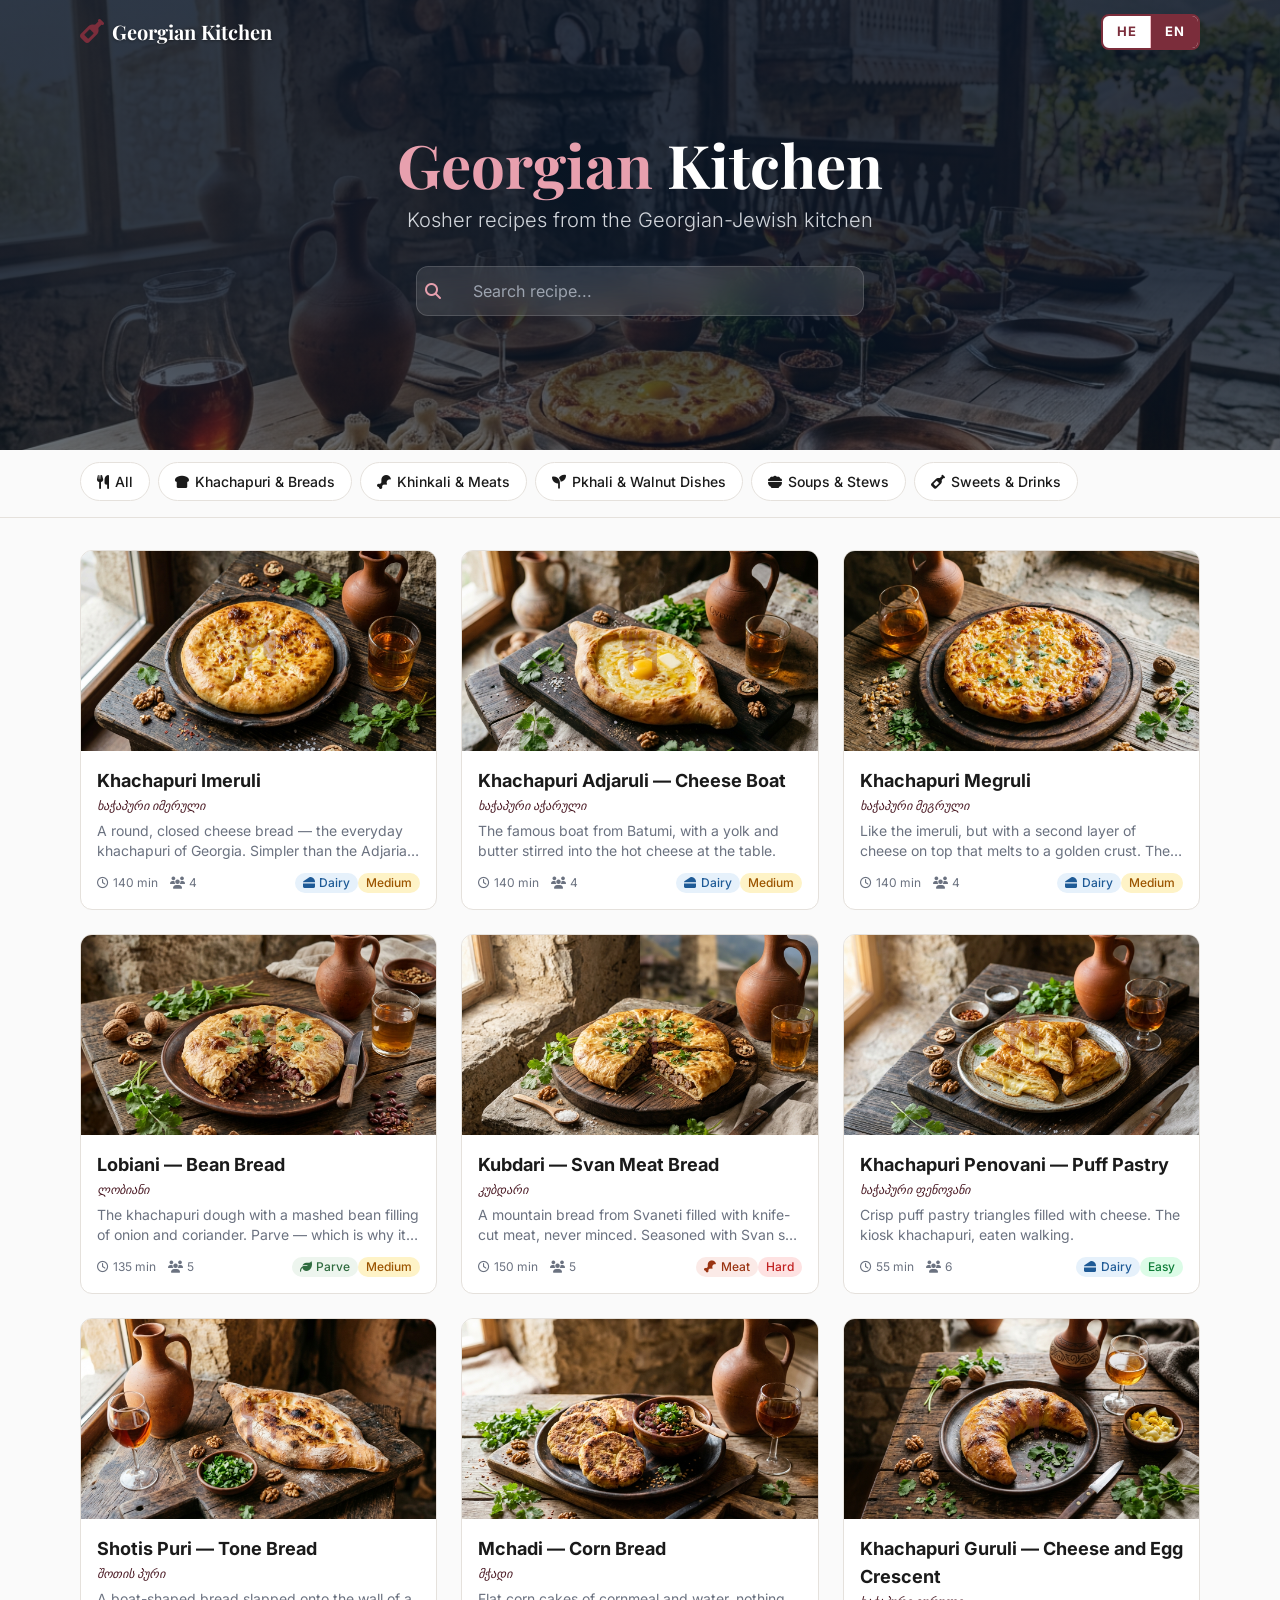
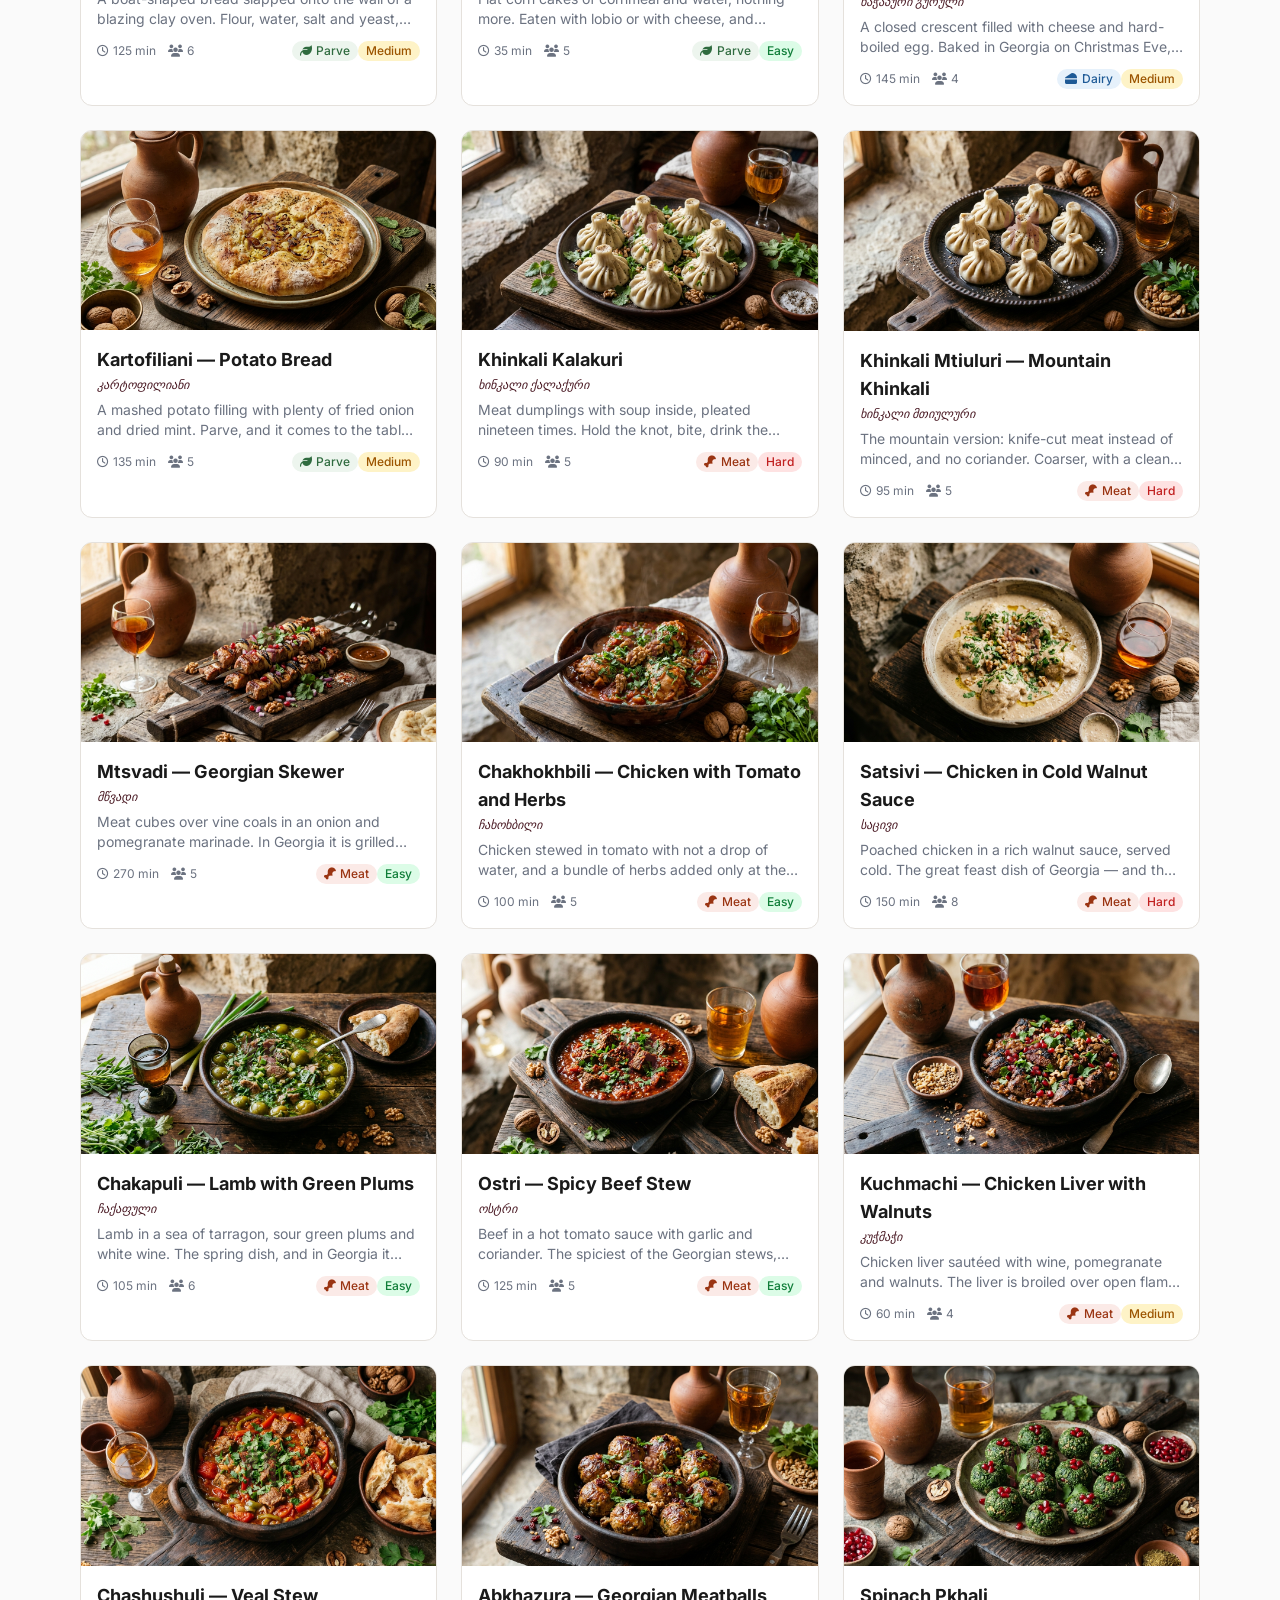
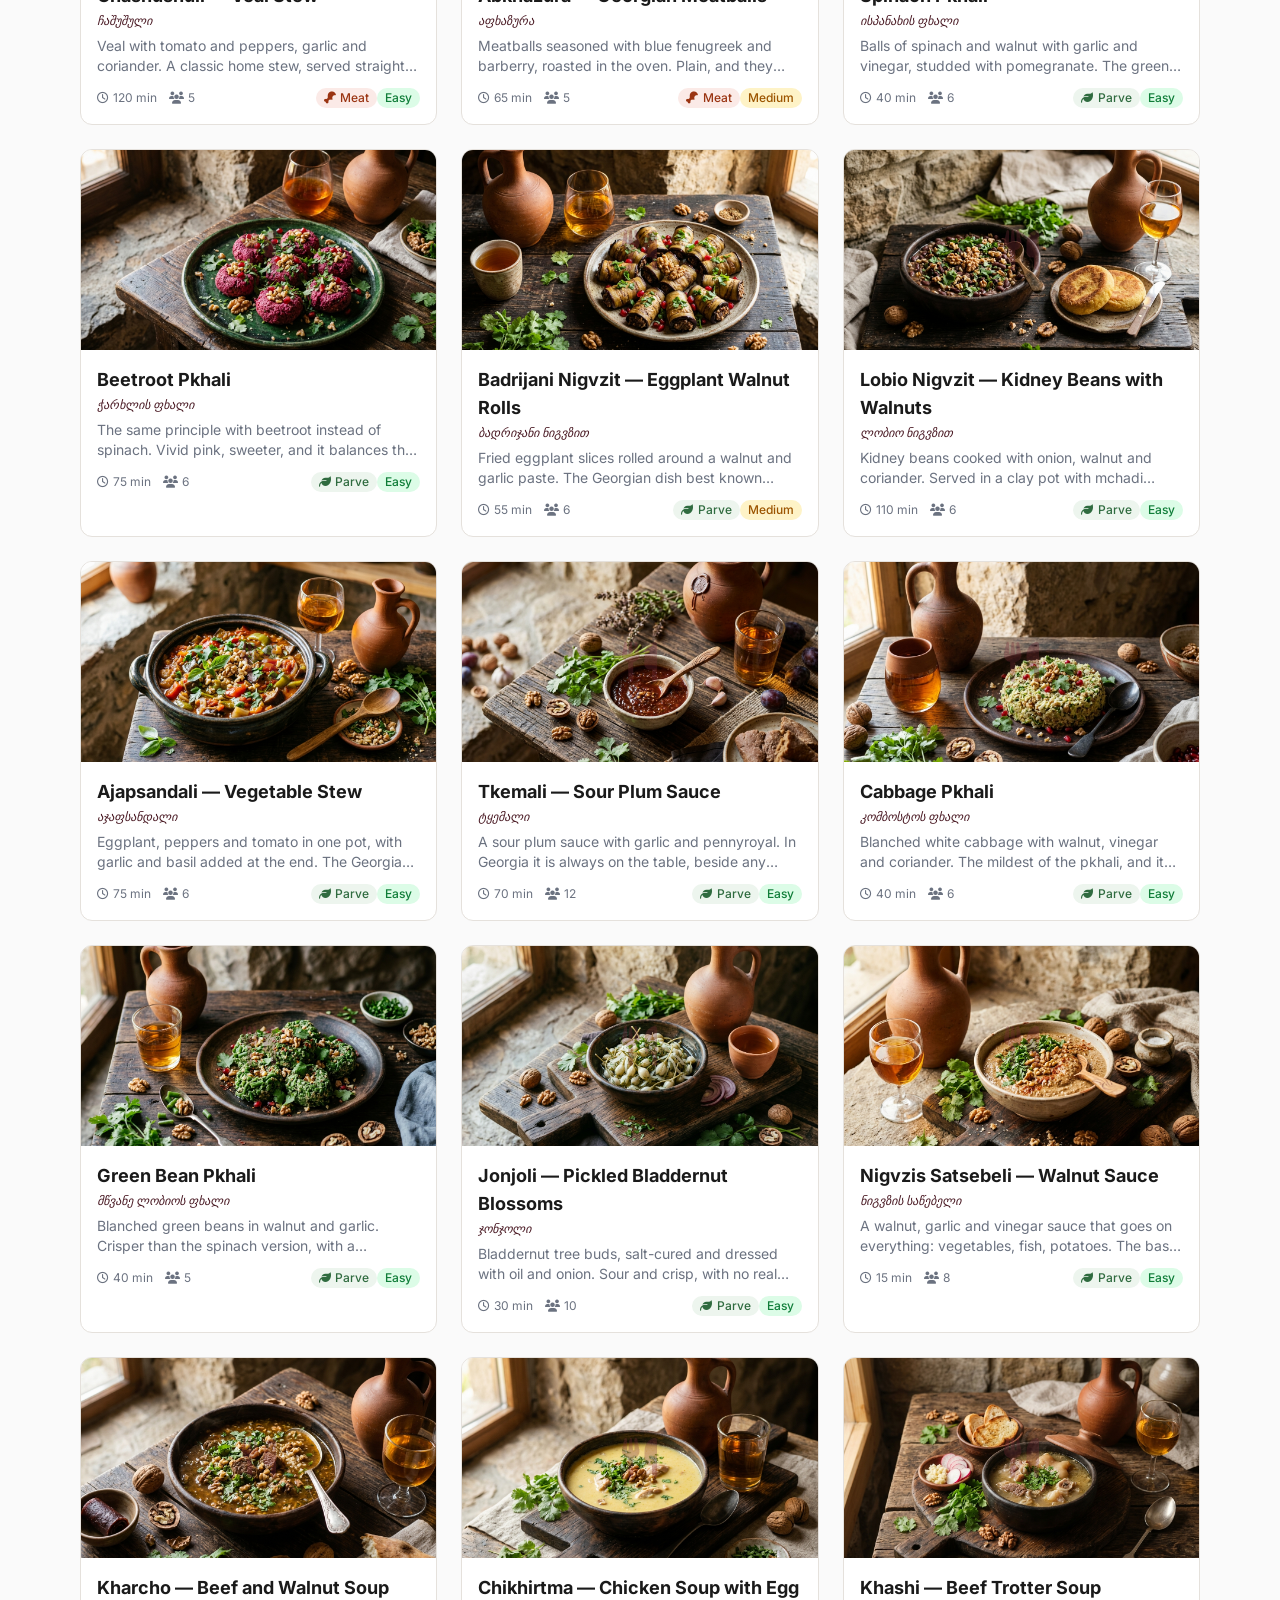
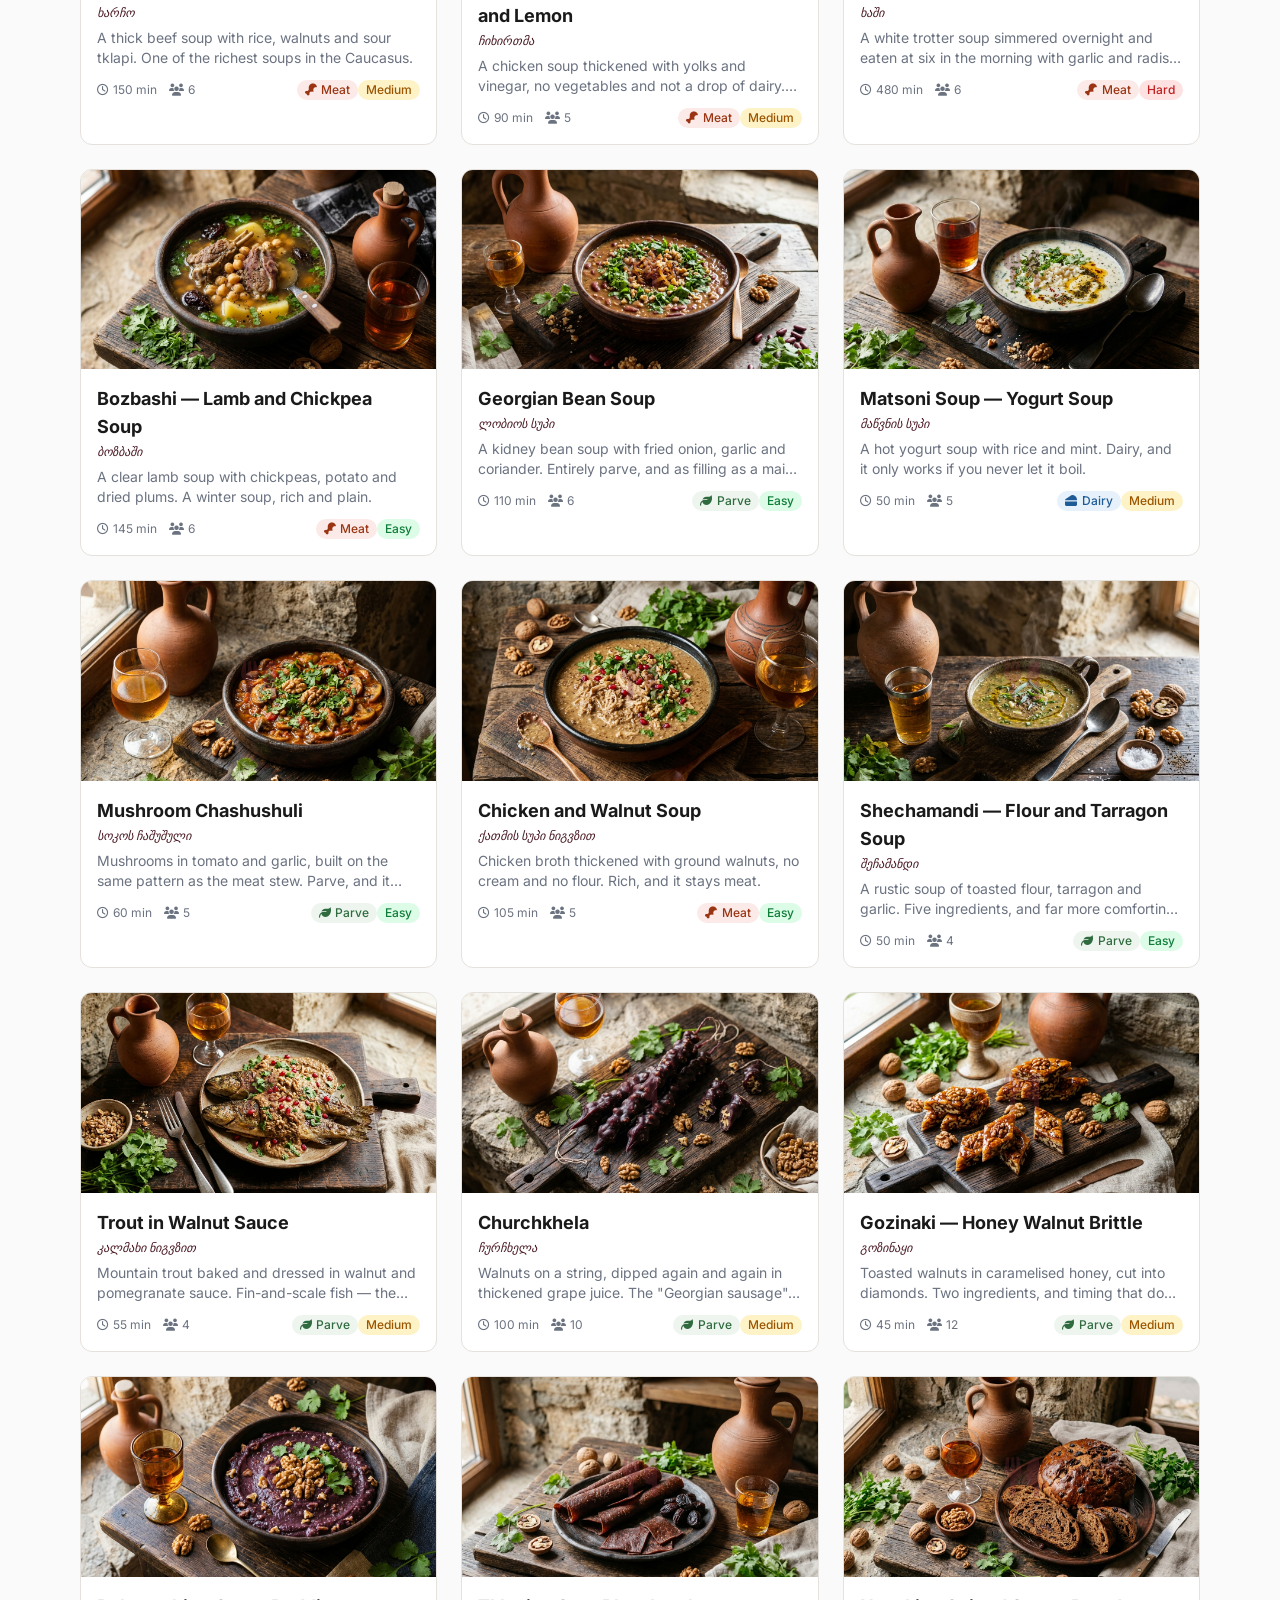
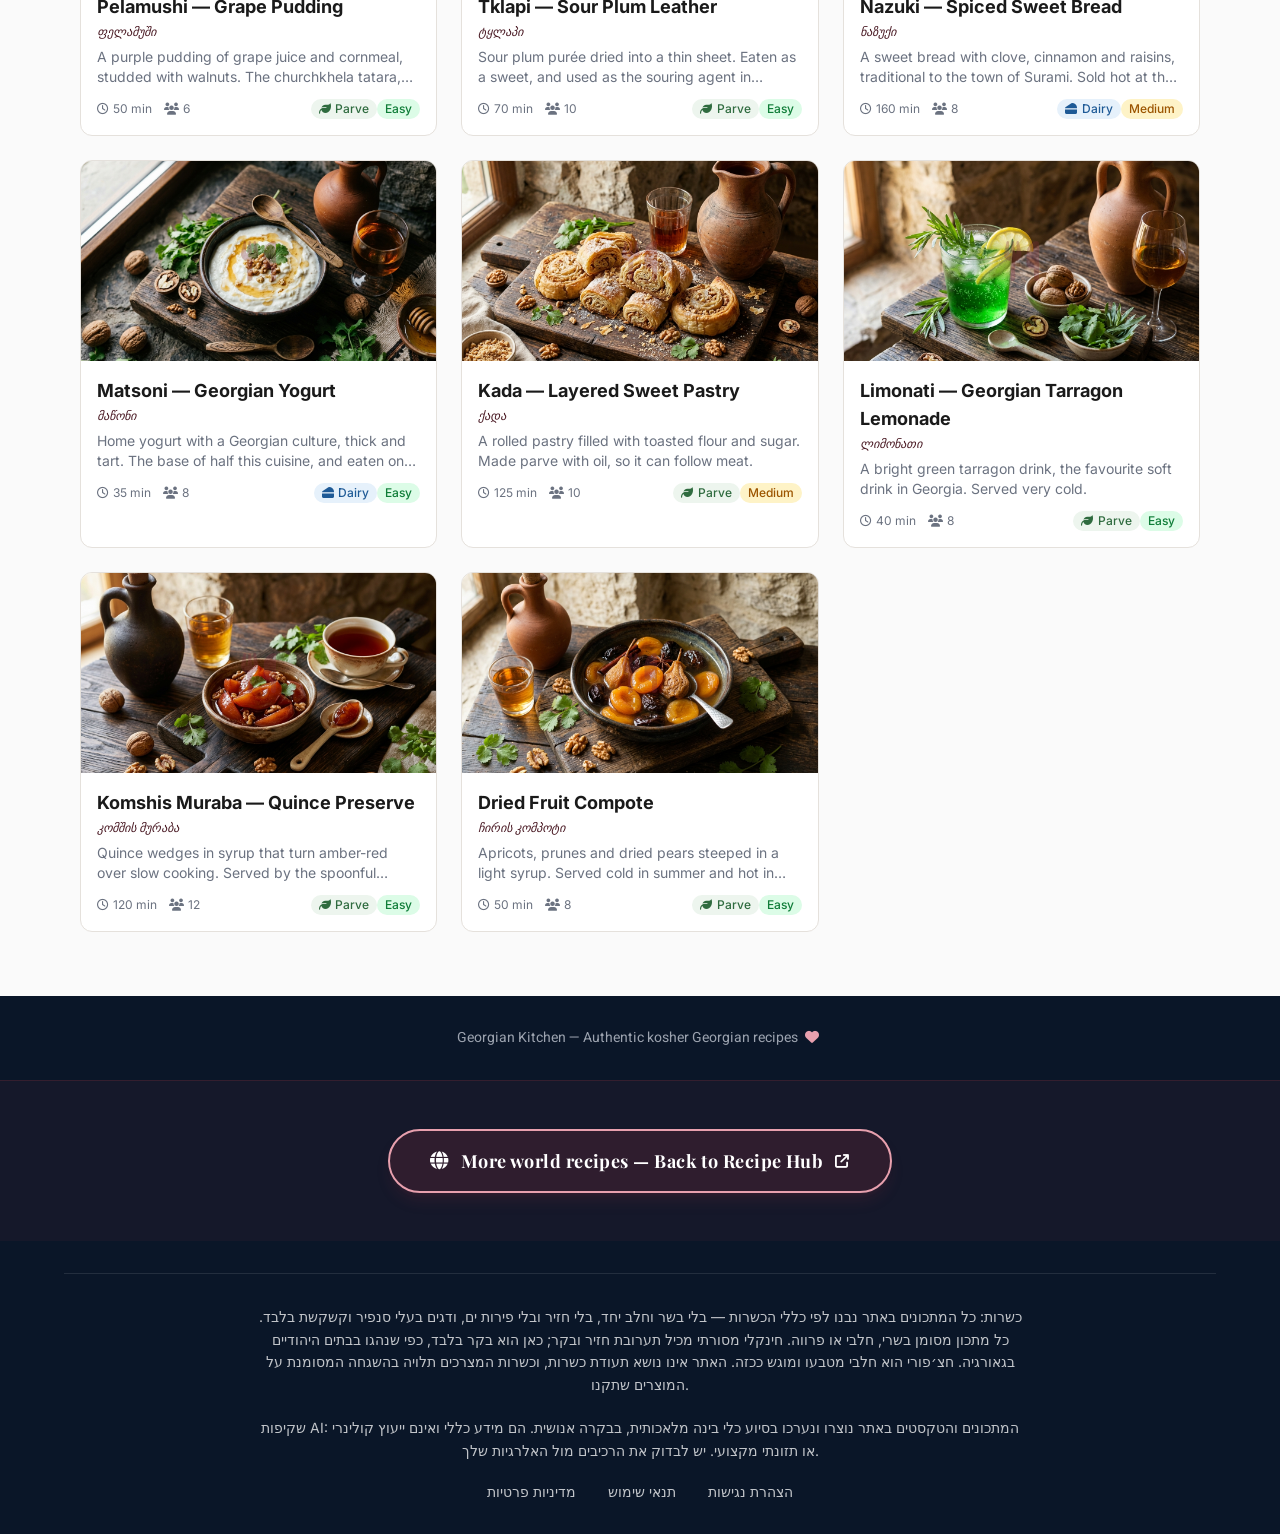
<file: index.html>
<!DOCTYPE html>
<html lang="he" dir="rtl">
<head>
    <meta charset="UTF-8">
    <meta name="viewport" content="width=device-width, initial-scale=1.0">
    <meta name="description" content="המטבח הגאורגי — מתכונים גאורגיים כשרים, בעברית.">
    <meta property="og:title" content="המטבח הגאורגי">
    <meta property="og:description" content="מתכונים כשרים מהמטבח היהודי-גאורגי">
    <meta property="og:type" content="website">
    <!-- Security policy declared before any resource so it governs them all.
         style-src allows 'unsafe-inline' for Tailwind-generated styles only.
         frame-ancestors / X-Content-Type-Options need real headers, which
         GitHub Pages cannot set - see governance/risk-register.md -->
    <meta http-equiv="Content-Security-Policy" content="default-src 'self'; script-src 'self'; style-src 'self' 'unsafe-inline'; img-src 'self' data:; font-src 'self'; connect-src 'self'; base-uri 'self'; form-action 'self'">
    <meta name="referrer" content="strict-origin-when-cross-origin">

    <!-- Self-hosted assets: zero third-party requests. See governance/data-map.md -->
    <link rel="stylesheet" href="assets/css/tailwind.css">
    <link rel="stylesheet" href="assets/fonts/fonts.css">
    <link rel="stylesheet" href="assets/vendor/fontawesome/fontawesome.min.css">
    <title>המטבח הגאורגי — מתכונים כשרים</title>
    <link rel="icon" href="data:image/svg+xml,<svg xmlns='http://www.w3.org/2000/svg' viewBox='0 0 100 100'><text y='.9em' font-size='90'>🍷</text></svg>">

    <!-- Custom Styles -->
    <link rel="stylesheet" href="css/style.css">
</head>
<body class="bg-ge-cream font-heebo text-ge-charcoal min-h-screen">

    <a href="#main" class="skip-link" data-en="Skip to main content" data-he="דלג לתוכן העיקרי">דלג לתוכן העיקרי</a>

    <!-- Header -->
    <header id="app-header" class="fixed top-0 right-0 left-0 z-50 transition-all duration-200">
        <div class="max-w-6xl mx-auto px-4 h-16 md:h-18 flex items-center justify-between">
            <a href="#/" id="header-logo" class="flex items-center gap-2">
                <span class="text-ge-primary text-2xl"><i class="fas fa-wine-bottle"></i></span>
                <span class="font-playfair font-bold text-lg md:text-xl text-ge-charcoal">המטבח הגאורגי</span>
            </a>
            <div class="flex items-center gap-3">
                <!-- Language Switcher -->
                <div class="language-switcher">
                    <button class="lang-btn active" data-lang="he">HE</button>
                    <button class="lang-btn" data-lang="en">EN</button>
                </div>
                <!-- Back Button -->
                <button id="back-btn" class="hidden items-center gap-2 text-ge-charcoal hover:text-ge-primary transition-colors text-sm font-medium">
                    <span>חזרה למתכונים</span>
                    <i class="fas fa-arrow-left"></i>
                </button>
            </div>
        </div>
    </header>

    <!-- Main Content -->
    <main id="main">
        <!-- Home View -->
        <div id="home-view">
            <!-- Hero Section -->
            <section id="hero" class="home-hero relative flex items-center justify-center text-center overflow-hidden">
                <div class="relative z-10 px-4 w-full max-w-2xl mx-auto">
                    <h1 class="font-playfair text-4xl md:text-5xl lg:text-6xl font-bold text-white mb-3">
                        המטבח <span class="text-ge-primary-light">הגאורגי</span>
                    </h1>
                    <p class="text-gray-300 text-lg md:text-xl mb-8 font-light">
                        מתכונים כשרים מהמטבח היהודי-גאורגי
                    </p>
                    <!-- Search Bar -->
                    <div class="relative max-w-md mx-auto">
                        <div class="glass-search flex items-center rounded-xl overflow-hidden">
                            <span class="pr-4 pl-2 text-ge-primary-light"><i class="fas fa-search"></i></span>
                            <input
                                id="search-input"
                                type="text"
                                placeholder="חיפוש מתכון..."
                                class="w-full py-3 pl-4 bg-transparent text-white placeholder-gray-400 outline-none text-base"
                            >
                            <button id="search-clear" class="hidden pl-4 pr-2 text-gray-400 hover:text-white transition-colors">
                                <i class="fas fa-times"></i>
                            </button>
                        </div>
                    </div>
                </div>
            </section>

            <!-- Category Filters -->
            <section class="sticky top-16 md:top-18 z-40 bg-ge-cream/95 backdrop-blur-sm border-b border-ge-border">
                <div class="max-w-6xl mx-auto px-4 py-3">
                    <div id="category-filters" class="flex gap-2 overflow-x-auto pb-1 scrollbar-hide"></div>
                    <div id="result-count" class="text-ge-text-secondary text-sm mt-2 hidden"></div>
                </div>
            </section>

            <!-- Recipe Grid -->
            <section class="max-w-6xl mx-auto px-4 py-8">
                <!-- Screen-reader-only: the cards below use h3, so the hierarchy
                     needs an h2 here. Hidden visually; the design is unchanged. -->
                <h2 class="sr-only-heading" data-en="Recipes" data-he="מתכונים">מתכונים</h2>
                <div id="recipe-grid" class="grid gap-6" style="grid-template-columns: repeat(auto-fill, minmax(300px, 1fr));"></div>

                <!-- Empty State -->
                <div id="empty-state" class="hidden text-center py-16">
                    <div class="text-6xl mb-4 text-ge-primary opacity-50"><i class="fas fa-search"></i></div>
                    <h3 class="text-xl font-bold text-ge-charcoal mb-2">לא נמצאו מתכונים</h3>
                    <p class="text-ge-text-secondary mb-4">נסו לשנות את מילות החיפוש או לבחור קטגוריה אחרת</p>
                    <button id="clear-filters-btn" class="px-6 py-2 bg-ge-primary text-white rounded-lg hover:bg-ge-primary-dark transition-colors font-medium">
                        נקה חיפוש
                    </button>
                </div>

                <!-- Loading State -->
                <div id="loading-state" class="text-center py-16">
                    <div class="spinner mb-4"></div>
                    <p class="text-ge-text-secondary">טוען מתכונים...</p>
                </div>
            </section>
        </div>

        <!-- Recipe Detail View -->
        <div id="recipe-view" class="hidden"></div>
    </main>

    <!-- Footer -->
    <footer class="bg-ge-navy text-gray-400 py-8 mt-8">
        <div class="max-w-6xl mx-auto px-4 text-center">
            <p class="font-heebo text-sm">
                המטבח הגאורגי — מתכונים גאורגיים כשרים, בעברית
                <span class="text-ge-primary-light mx-1"><i class="fas fa-heart"></i></span>
            </p>
        </div>

        <!-- Back to Hub -->
        <div class="py-12 bg-ge-primary/10 border-t border-ge-primary/30 mt-8">
            <div class="max-w-6xl mx-auto px-4 text-center">
                <a href="https://robertog62.github.io/recipes-world-hub/" target="_blank" rel="noopener noreferrer"
                   class="inline-flex items-center gap-3 border-2 border-ge-primary-light bg-ge-primary/25 text-white font-playfair font-bold text-base md:text-lg px-10 py-4 rounded-full hover:bg-ge-primary-light hover:text-ge-navy transition-all duration-300 tracking-wide shadow-lg shadow-ge-primary/20">
                    <i class="fa-solid fa-globe text-lg"></i>
                    <span>לעוד מתכוני עולם — חזרה לרכזת המתכונים</span>
                    <i class="fa-solid fa-arrow-up-right-from-square text-sm"></i>
                </a>
            </div>
        </div>

        <div class="max-w-6xl mx-auto px-4 text-center mt-8 pt-8 border-t border-white/10">
            <p class="text-sm leading-relaxed max-w-3xl mx-auto mb-5 text-white/75"
               data-en="Kosher: every recipe on this site is built to kosher rules — no meat and dairy together, no pork, no shellfish, and only fish with fins and scales. Each recipe is marked Meat, Dairy or Parve. Traditional khinkali carries a pork and beef mix; here it is beef only, as it was made in Georgian Jewish homes. Khachapuri is dairy by nature and is served as such. This site carries no rabbinical certification, and the kashrut of the ingredients depends on the supervision marked on the products you buy."
               data-he="כשרות: כל המתכונים באתר נבנו לפי כללי הכשרות — בלי בשר וחלב יחד, בלי חזיר ובלי פירות ים, ודגים בעלי סנפיר וקשקשת בלבד. כל מתכון מסומן בשרי, חלבי או פרווה. חינקלי מסורתי מכיל תערובת חזיר ובקר; כאן הוא בקר בלבד, כפי שנהגו בבתים היהודיים בגאורגיה. חצ׳פורי הוא חלבי מטבעו ומוגש ככזה. האתר אינו נושא תעודת כשרות, וכשרות המצרכים תלויה בהשגחה המסומנת על המוצרים שתקנו.">כשרות: כל המתכונים באתר נבנו לפי כללי הכשרות — בלי בשר וחלב יחד, בלי חזיר ובלי פירות ים, ודגים בעלי סנפיר וקשקשת בלבד. כל מתכון מסומן בשרי, חלבי או פרווה. חינקלי מסורתי מכיל תערובת חזיר ובקר; כאן הוא בקר בלבד, כפי שנהגו בבתים היהודיים בגאורגיה. חצ׳פורי הוא חלבי מטבעו ומוגש ככזה. האתר אינו נושא תעודת כשרות, וכשרות המצרכים תלויה בהשגחה המסומנת על המוצרים שתקנו.</p>
            <p class="text-sm leading-relaxed max-w-3xl mx-auto mb-5 text-white/75"
               data-en="AI transparency: the recipes and texts on this site were generated and edited with AI tools under human review. They are general guidance, not professional culinary or nutritional advice. Check ingredients against your own allergies."
               data-he="שקיפות AI: המתכונים והטקסטים באתר נוצרו ונערכו בסיוע כלי בינה מלאכותית, בבקרה אנושית. הם מידע כללי ואינם ייעוץ קולינרי או תזונתי מקצועי. יש לבדוק את הרכיבים מול האלרגיות שלך.">שקיפות AI: המתכונים והטקסטים באתר נוצרו ונערכו בסיוע כלי בינה מלאכותית, בבקרה אנושית. הם מידע כללי ואינם ייעוץ קולינרי או תזונתי מקצועי. יש לבדוק את הרכיבים מול האלרגיות שלך.</p>
            <div class="flex flex-wrap justify-center gap-x-8 gap-y-2 text-sm">
                <a href="privacy.html" class="text-white/75 hover:underline" data-en="Privacy Policy" data-he="מדיניות פרטיות">מדיניות פרטיות</a>
                <a href="terms.html" class="text-white/75 hover:underline" data-en="Terms of Use" data-he="תנאי שימוש">תנאי שימוש</a>
                <a href="accessibility.html" class="text-white/75 hover:underline" data-en="Accessibility" data-he="הצהרת נגישות">הצהרת נגישות</a>
            </div>
        </div>
    </footer>

    <!-- Scripts -->
    <!-- i18n must load first -->
    <script src="js/i18n.js"></script>
    <script src="js/data.js"></script>
    <script src="js/ui.js"></script>
    <script src="js/app.js"></script>
</body>
</html>
</file>
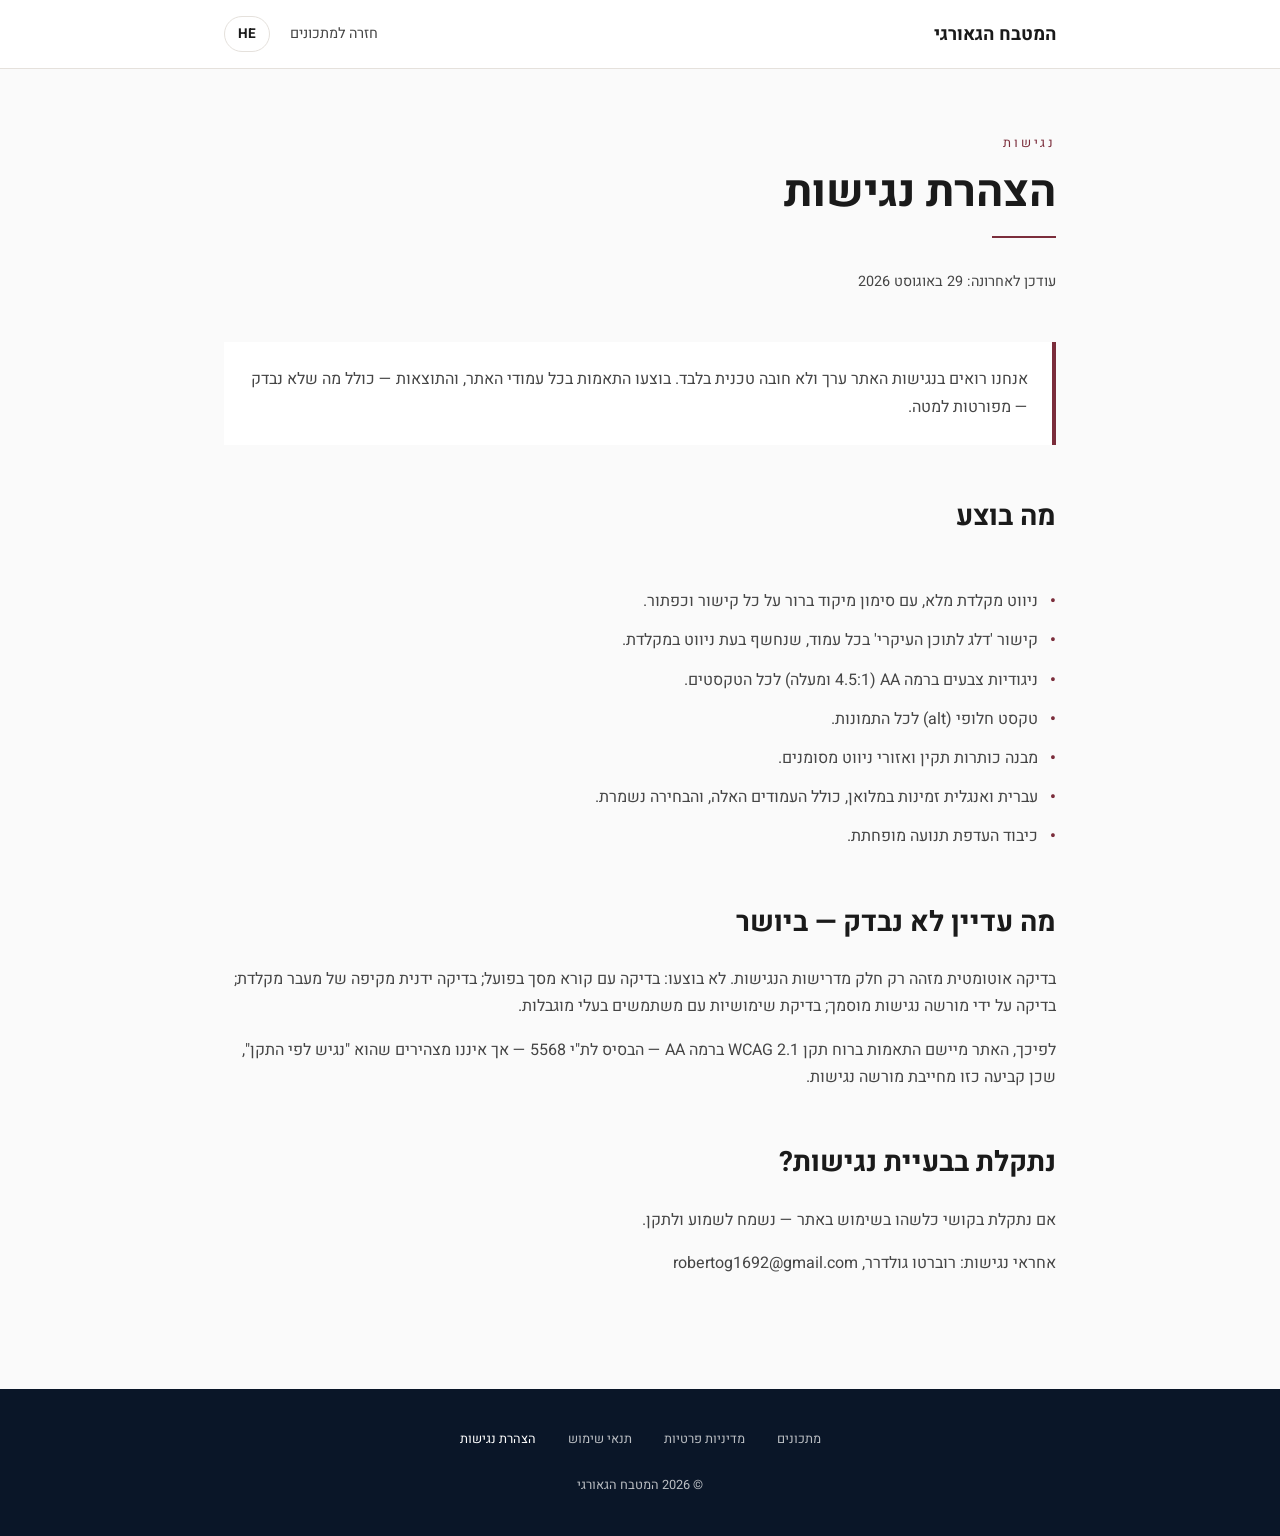
<file: accessibility.html>
<!DOCTYPE html>
<html lang="he" dir="rtl">
<head>
    <meta charset="UTF-8">
    <meta name="viewport" content="width=device-width, initial-scale=1.0">
    <title data-en="Accessibility Statement | Georgian Kitchen" data-he="הצהרת נגישות | המטבח הגאורגי">הצהרת נגישות | המטבח הגאורגי</title>
    <meta name="description" content="הצהרת הנגישות של האתר — מה בוצע ומה לא נבדק.">
    <meta http-equiv="Content-Security-Policy" content="default-src 'self'; script-src 'self'; style-src 'self'; img-src 'self' data:; font-src 'self'; connect-src 'self'; base-uri 'self'; form-action 'self'">
    <meta name="referrer" content="strict-origin-when-cross-origin">
    <link rel="stylesheet" href="assets/fonts/fonts.css">
    <link rel="stylesheet" href="assets/css/policy.css">
</head>
<body class="p-body">

    <a href="#main" class="skip-link" data-en="Skip to main content" data-he="דלג לתוכן העיקרי">דלג לתוכן העיקרי</a>

    <nav class="p-nav" aria-label="ניווט">
        <div class="p-wrap p-nav-in">
            <a href="index.html" class="p-logo" data-en="Georgian Kitchen" data-he="המטבח הגאורגי">המטבח הגאורגי</a>
            <div class="p-navlinks">
                <a href="index.html" class="p-back" data-en="Back to recipes" data-he="חזרה למתכונים">חזרה למתכונים</a>
                <button id="langToggle" type="button" class="p-langbtn"><span id="langLabel">HE</span></button>
            </div>
        </div>
    </nav>

    <main id="main">
        <div class="p-wrap">
            <p class="p-eyebrow" data-en="Accessibility" data-he="נגישות">נגישות</p>
            <h1 data-en="Accessibility Statement" data-he="הצהרת נגישות">הצהרת נגישות</h1>
            <div class="p-rule"></div>
            <p class="p-updated" data-en="Last updated: 29 August 2026" data-he="עודכן לאחרונה: 29 באוגוסט 2026">עודכן לאחרונה: 29 באוגוסט 2026</p>

        <div class="p-callout"><p data-en="Accessibility here is treated as something worth doing, not a box to tick. Adjustments were made across the site, and the results - including what was not tested - are set out below." data-he="אנחנו רואים בנגישות האתר ערך ולא חובה טכנית בלבד. בוצעו התאמות בכל עמודי האתר, והתוצאות — כולל מה שלא נבדק — מפורטות למטה.">Accessibility here is treated as something worth doing, not a box to tick. Adjustments were made across the site, and the results - including what was not tested - are set out below.</p></div>
        <section>
            <h2 data-en="What was done" data-he="מה בוצע">What was done</h2>
        </section>
        <ul class="p-list">
            <li><span data-en="Full keyboard navigation, with a clear focus indicator on every link and button." data-he="ניווט מקלדת מלא, עם סימון מיקוד ברור על כל קישור וכפתור.">Full keyboard navigation, with a clear focus indicator on every link and button.</span></li>
            <li><span data-en="A 'skip to main content' link on every page, revealed on keyboard focus." data-he="קישור 'דלג לתוכן העיקרי' בכל עמוד, שנחשף בעת ניווט במקלדת.">A 'skip to main content' link on every page, revealed on keyboard focus.</span></li>
            <li><span data-en="Colour contrast at AA level (4.5:1 or better) for all text." data-he="ניגודיות צבעים ברמה AA (4.5:1 ומעלה) לכל הטקסטים.">Colour contrast at AA level (4.5:1 or better) for all text.</span></li>
            <li><span data-en="Alt text on every image." data-he="טקסט חלופי (alt) לכל התמונות.">Alt text on every image.</span></li>
            <li><span data-en="Correct heading hierarchy and landmark regions." data-he="מבנה כותרות תקין ואזורי ניווט מסומנים.">Correct heading hierarchy and landmark regions.</span></li>
            <li><span data-en="Hebrew and English are both fully available, including these pages, and the choice is remembered." data-he="עברית ואנגלית זמינות במלואן, כולל העמודים האלה, והבחירה נשמרת.">Hebrew and English are both fully available, including these pages, and the choice is remembered.</span></li>
            <li><span data-en="Reduced-motion preference is honoured." data-he="כיבוד העדפת תנועה מופחתת.">Reduced-motion preference is honoured.</span></li>
        </ul>
        <section>
            <h2 data-en="What has not been tested - stated honestly" data-he="מה עדיין לא נבדק — ביושר">What has not been tested - stated honestly</h2>
            <p data-en="Automated testing covers only part of the accessibility requirements. Not done: testing with an actual screen reader; a full manual keyboard walkthrough; review by a certified accessibility professional; usability testing with disabled users." data-he="בדיקה אוטומטית מזהה רק חלק מדרישות הנגישות. לא בוצעו: בדיקה עם קורא מסך בפועל; בדיקה ידנית מקיפה של מעבר מקלדת; בדיקה על ידי מורשה נגישות מוסמך; בדיקת שימושיות עם משתמשים בעלי מוגבלות.">Automated testing covers only part of the accessibility requirements. Not done: testing with an actual screen reader; a full manual keyboard walkthrough; review by a certified accessibility professional; usability testing with disabled users.</p>
            <p data-en="Accordingly, the site applies adjustments in the spirit of WCAG 2.1 level AA - the basis for Israeli standard 5568 - but we do not state that it 'conforms to the standard', because that requires a certified accessibility professional." data-he="לפיכך, האתר מיישם התאמות ברוח תקן WCAG 2.1 ברמה AA — הבסיס לת&quot;י 5568 — אך איננו מצהירים שהוא &quot;נגיש לפי התקן&quot;, שכן קביעה כזו מחייבת מורשה נגישות.">Accordingly, the site applies adjustments in the spirit of WCAG 2.1 level AA - the basis for Israeli standard 5568 - but we do not state that it 'conforms to the standard', because that requires a certified accessibility professional.</p>
        </section>
        <section>
            <h2 data-en="Found a problem?" data-he="נתקלת בבעיית נגישות?">Found a problem?</h2>
            <p data-en="If anything here was hard to use, we would like to hear about it and fix it." data-he="אם נתקלת בקושי כלשהו בשימוש באתר — נשמח לשמוע ולתקן.">If anything here was hard to use, we would like to hear about it and fix it.</p>
            <p data-en="Accessibility contact: Roberto Goldreer, robertog1692@gmail.com" data-he="אחראי נגישות: רוברטו גולדרר, robertog1692@gmail.com">Accessibility contact: Roberto Goldreer, robertog1692@gmail.com</p>
        </section>

        </div>
    </main>

    <footer class="p-footer">
        <div class="p-wrap">
            <div class="p-footer-links">
                <a href="index.html" data-en="Recipes" data-he="מתכונים">מתכונים</a>
                <a href="privacy.html" data-en="Privacy Policy" data-he="מדיניות פרטיות">מדיניות פרטיות</a>
                <a href="terms.html" data-en="Terms of Use" data-he="תנאי שימוש">תנאי שימוש</a>
                <a href="accessibility.html" aria-current="page" data-en="Accessibility" data-he="הצהרת נגישות">הצהרת נגישות</a>
            </div>
            <p class="p-copy">&copy; 2026 המטבח הגאורגי</p>
        </div>
    </footer>

    <script src="assets/js/policy.js"></script>
</body>
</html>
</file>
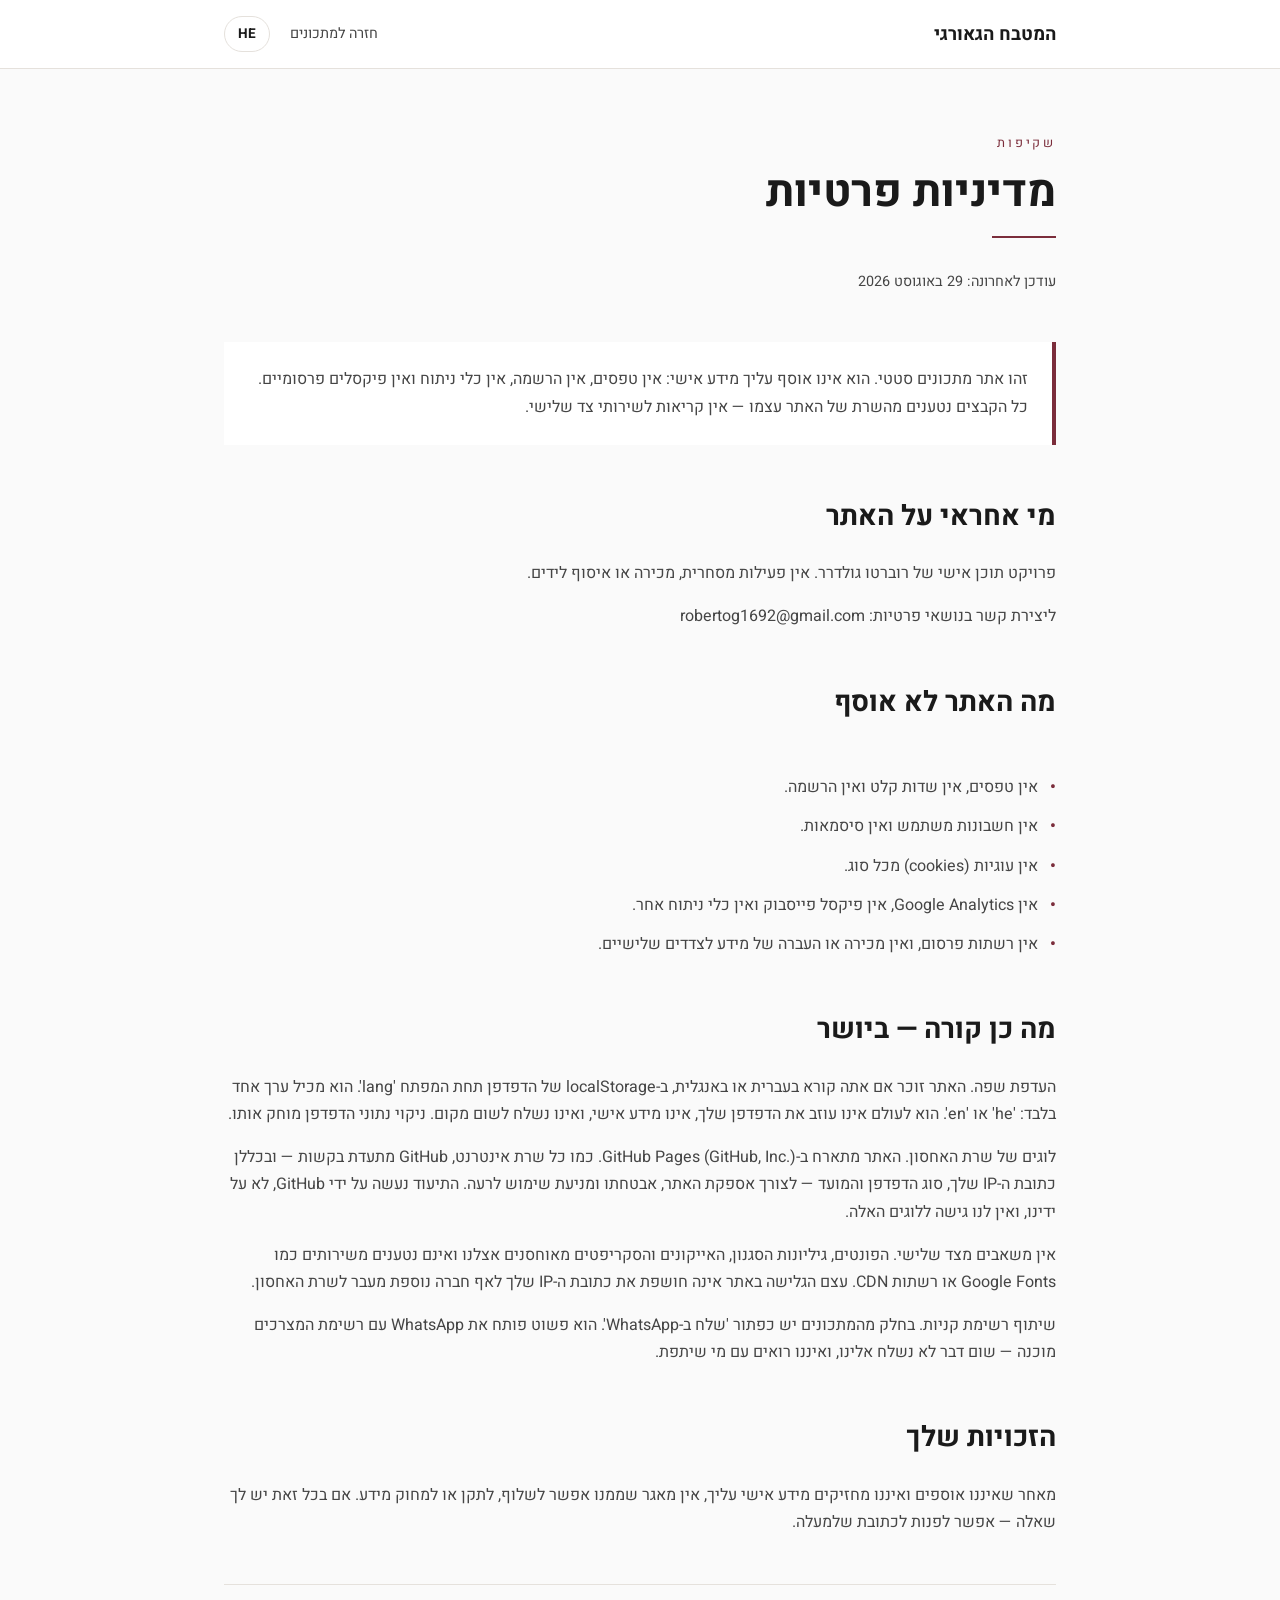
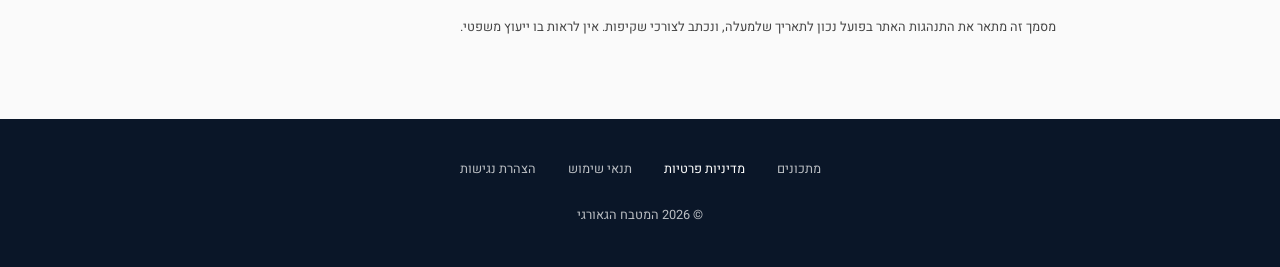
<file: privacy.html>
<!DOCTYPE html>
<html lang="he" dir="rtl">
<head>
    <meta charset="UTF-8">
    <meta name="viewport" content="width=device-width, initial-scale=1.0">
    <title data-en="Privacy Policy | Georgian Kitchen" data-he="מדיניות פרטיות | המטבח הגאורגי">מדיניות פרטיות | המטבח הגאורגי</title>
    <meta name="description" content="מדיניות הפרטיות של האתר — מה נאסף ומה לא.">
    <meta http-equiv="Content-Security-Policy" content="default-src 'self'; script-src 'self'; style-src 'self'; img-src 'self' data:; font-src 'self'; connect-src 'self'; base-uri 'self'; form-action 'self'">
    <meta name="referrer" content="strict-origin-when-cross-origin">
    <link rel="stylesheet" href="assets/fonts/fonts.css">
    <link rel="stylesheet" href="assets/css/policy.css">
</head>
<body class="p-body">

    <a href="#main" class="skip-link" data-en="Skip to main content" data-he="דלג לתוכן העיקרי">דלג לתוכן העיקרי</a>

    <nav class="p-nav" aria-label="ניווט">
        <div class="p-wrap p-nav-in">
            <a href="index.html" class="p-logo" data-en="Georgian Kitchen" data-he="המטבח הגאורגי">המטבח הגאורגי</a>
            <div class="p-navlinks">
                <a href="index.html" class="p-back" data-en="Back to recipes" data-he="חזרה למתכונים">חזרה למתכונים</a>
                <button id="langToggle" type="button" class="p-langbtn"><span id="langLabel">HE</span></button>
            </div>
        </div>
    </nav>

    <main id="main">
        <div class="p-wrap">
            <p class="p-eyebrow" data-en="Transparency" data-he="שקיפות">שקיפות</p>
            <h1 data-en="Privacy Policy" data-he="מדיניות פרטיות">מדיניות פרטיות</h1>
            <div class="p-rule"></div>
            <p class="p-updated" data-en="Last updated: 29 August 2026" data-he="עודכן לאחרונה: 29 באוגוסט 2026">עודכן לאחרונה: 29 באוגוסט 2026</p>

        <div class="p-callout"><p data-en="This is a static recipe site. It does not collect personal information about you: no forms, no sign-up, no analytics, no advertising pixels. Every file loads from this site's own server - there are no third-party requests." data-he="זהו אתר מתכונים סטטי. הוא אינו אוסף עליך מידע אישי: אין טפסים, אין הרשמה, אין כלי ניתוח ואין פיקסלים פרסומיים. כל הקבצים נטענים מהשרת של האתר עצמו — אין קריאות לשירותי צד שלישי.">This is a static recipe site. It does not collect personal information about you: no forms, no sign-up, no analytics, no advertising pixels. Every file loads from this site's own server - there are no third-party requests.</p></div>
        <section>
            <h2 data-en="Who runs this site" data-he="מי אחראי על האתר">Who runs this site</h2>
            <p data-en="A personal content project by Roberto Goldreer. No commerce, no sales, no lead collection." data-he="פרויקט תוכן אישי של רוברטו גולדרר. אין פעילות מסחרית, מכירה או איסוף לידים.">A personal content project by Roberto Goldreer. No commerce, no sales, no lead collection.</p>
            <p data-en="Privacy contact: robertog1692@gmail.com" data-he="ליצירת קשר בנושאי פרטיות: robertog1692@gmail.com">Privacy contact: robertog1692@gmail.com</p>
        </section>
        <section>
            <h2 data-en="What this site does not collect" data-he="מה האתר לא אוסף">What this site does not collect</h2>
        </section>
        <ul class="p-list">
            <li><span data-en="No forms, no input fields and no registration." data-he="אין טפסים, אין שדות קלט ואין הרשמה.">No forms, no input fields and no registration.</span></li>
            <li><span data-en="No user accounts and no passwords." data-he="אין חשבונות משתמש ואין סיסמאות.">No user accounts and no passwords.</span></li>
            <li><span data-en="No cookies of any kind." data-he="אין עוגיות (cookies) מכל סוג.">No cookies of any kind.</span></li>
            <li><span data-en="No Google Analytics, no Facebook pixel, no other analytics tool." data-he="אין Google Analytics, אין פיקסל פייסבוק ואין כלי ניתוח אחר.">No Google Analytics, no Facebook pixel, no other analytics tool.</span></li>
            <li><span data-en="No advertising networks, and no sale or sharing of data with third parties." data-he="אין רשתות פרסום, ואין מכירה או העברה של מידע לצדדים שלישיים.">No advertising networks, and no sale or sharing of data with third parties.</span></li>
        </ul>
        <section>
            <h2 data-en="What does happen - stated plainly" data-he="מה כן קורה — ביושר">What does happen - stated plainly</h2>
            <p data-en="Language preference. The site remembers whether you are reading in Hebrew or English, in your browser's localStorage under the key 'lang'. It holds one value: 'he' or 'en'. It never leaves your browser, it is not personal information, and it is not sent anywhere. Clearing your browser data removes it." data-he="העדפת שפה. האתר זוכר אם אתה קורא בעברית או באנגלית, ב-localStorage של הדפדפן תחת המפתח 'lang'. הוא מכיל ערך אחד בלבד: 'he' או 'en'. הוא לעולם אינו עוזב את הדפדפן שלך, אינו מידע אישי, ואינו נשלח לשום מקום. ניקוי נתוני הדפדפן מוחק אותו.">Language preference. The site remembers whether you are reading in Hebrew or English, in your browser's localStorage under the key 'lang'. It holds one value: 'he' or 'en'. It never leaves your browser, it is not personal information, and it is not sent anywhere. Clearing your browser data removes it.</p>
            <p data-en="Hosting logs. The site is hosted on GitHub Pages (GitHub, Inc.). Like any web server, GitHub records requests - including your IP address, browser type and time - to serve the site, secure it and prevent abuse. That logging is done by GitHub, not by us, and we have no access to those logs." data-he="לוגים של שרת האחסון. האתר מתארח ב-GitHub Pages (GitHub, Inc.). כמו כל שרת אינטרנט, GitHub מתעדת בקשות — ובכללן כתובת ה-IP שלך, סוג הדפדפן והמועד — לצורך אספקת האתר, אבטחתו ומניעת שימוש לרעה. התיעוד נעשה על ידי GitHub, לא על ידינו, ואין לנו גישה ללוגים האלה.">Hosting logs. The site is hosted on GitHub Pages (GitHub, Inc.). Like any web server, GitHub records requests - including your IP address, browser type and time - to serve the site, secure it and prevent abuse. That logging is done by GitHub, not by us, and we have no access to those logs.</p>
            <p data-en="No third-party resources. Fonts, stylesheets, icons and scripts are all stored here and are not loaded from services such as Google Fonts or a CDN. Simply browsing this site does not expose your IP address to any company beyond the host." data-he="אין משאבים מצד שלישי. הפונטים, גיליונות הסגנון, האייקונים והסקריפטים מאוחסנים אצלנו ואינם נטענים משירותים כמו Google Fonts או רשתות CDN. עצם הגלישה באתר אינה חושפת את כתובת ה-IP שלך לאף חברה נוספת מעבר לשרת האחסון.">No third-party resources. Fonts, stylesheets, icons and scripts are all stored here and are not loaded from services such as Google Fonts or a CDN. Simply browsing this site does not expose your IP address to any company beyond the host.</p>
            <p data-en="Sharing a shopping list. Some recipes offer a 'send by WhatsApp' button. It simply opens WhatsApp with the ingredient list ready - nothing is sent to us, and we do not see who you shared it with." data-he="שיתוף רשימת קניות. בחלק מהמתכונים יש כפתור 'שלח ב-WhatsApp'. הוא פשוט פותח את WhatsApp עם רשימת המצרכים מוכנה — שום דבר לא נשלח אלינו, ואיננו רואים עם מי שיתפת.">Sharing a shopping list. Some recipes offer a 'send by WhatsApp' button. It simply opens WhatsApp with the ingredient list ready - nothing is sent to us, and we do not see who you shared it with.</p>
        </section>
        <section>
            <h2 data-en="Your rights" data-he="הזכויות שלך">Your rights</h2>
            <p data-en="Because we do not collect or hold personal data about you, there is no record to retrieve, correct or delete. If you still have a question, write to the address above." data-he="מאחר שאיננו אוספים ואיננו מחזיקים מידע אישי עליך, אין מאגר שממנו אפשר לשלוף, לתקן או למחוק מידע. אם בכל זאת יש לך שאלה — אפשר לפנות לכתובת שלמעלה.">Because we do not collect or hold personal data about you, there is no record to retrieve, correct or delete. If you still have a question, write to the address above.</p>
        </section>
        <div class="p-note"><p data-en="This document describes how the site actually behaves as of the date above, and is written for transparency. It is not legal advice." data-he="מסמך זה מתאר את התנהגות האתר בפועל נכון לתאריך שלמעלה, ונכתב לצורכי שקיפות. אין לראות בו ייעוץ משפטי.">This document describes how the site actually behaves as of the date above, and is written for transparency. It is not legal advice.</p></div>

        </div>
    </main>

    <footer class="p-footer">
        <div class="p-wrap">
            <div class="p-footer-links">
                <a href="index.html" data-en="Recipes" data-he="מתכונים">מתכונים</a>
                <a href="privacy.html" aria-current="page" data-en="Privacy Policy" data-he="מדיניות פרטיות">מדיניות פרטיות</a>
                <a href="terms.html" data-en="Terms of Use" data-he="תנאי שימוש">תנאי שימוש</a>
                <a href="accessibility.html" data-en="Accessibility" data-he="הצהרת נגישות">הצהרת נגישות</a>
            </div>
            <p class="p-copy">&copy; 2026 המטבח הגאורגי</p>
        </div>
    </footer>

    <script src="assets/js/policy.js"></script>
</body>
</html>
</file>
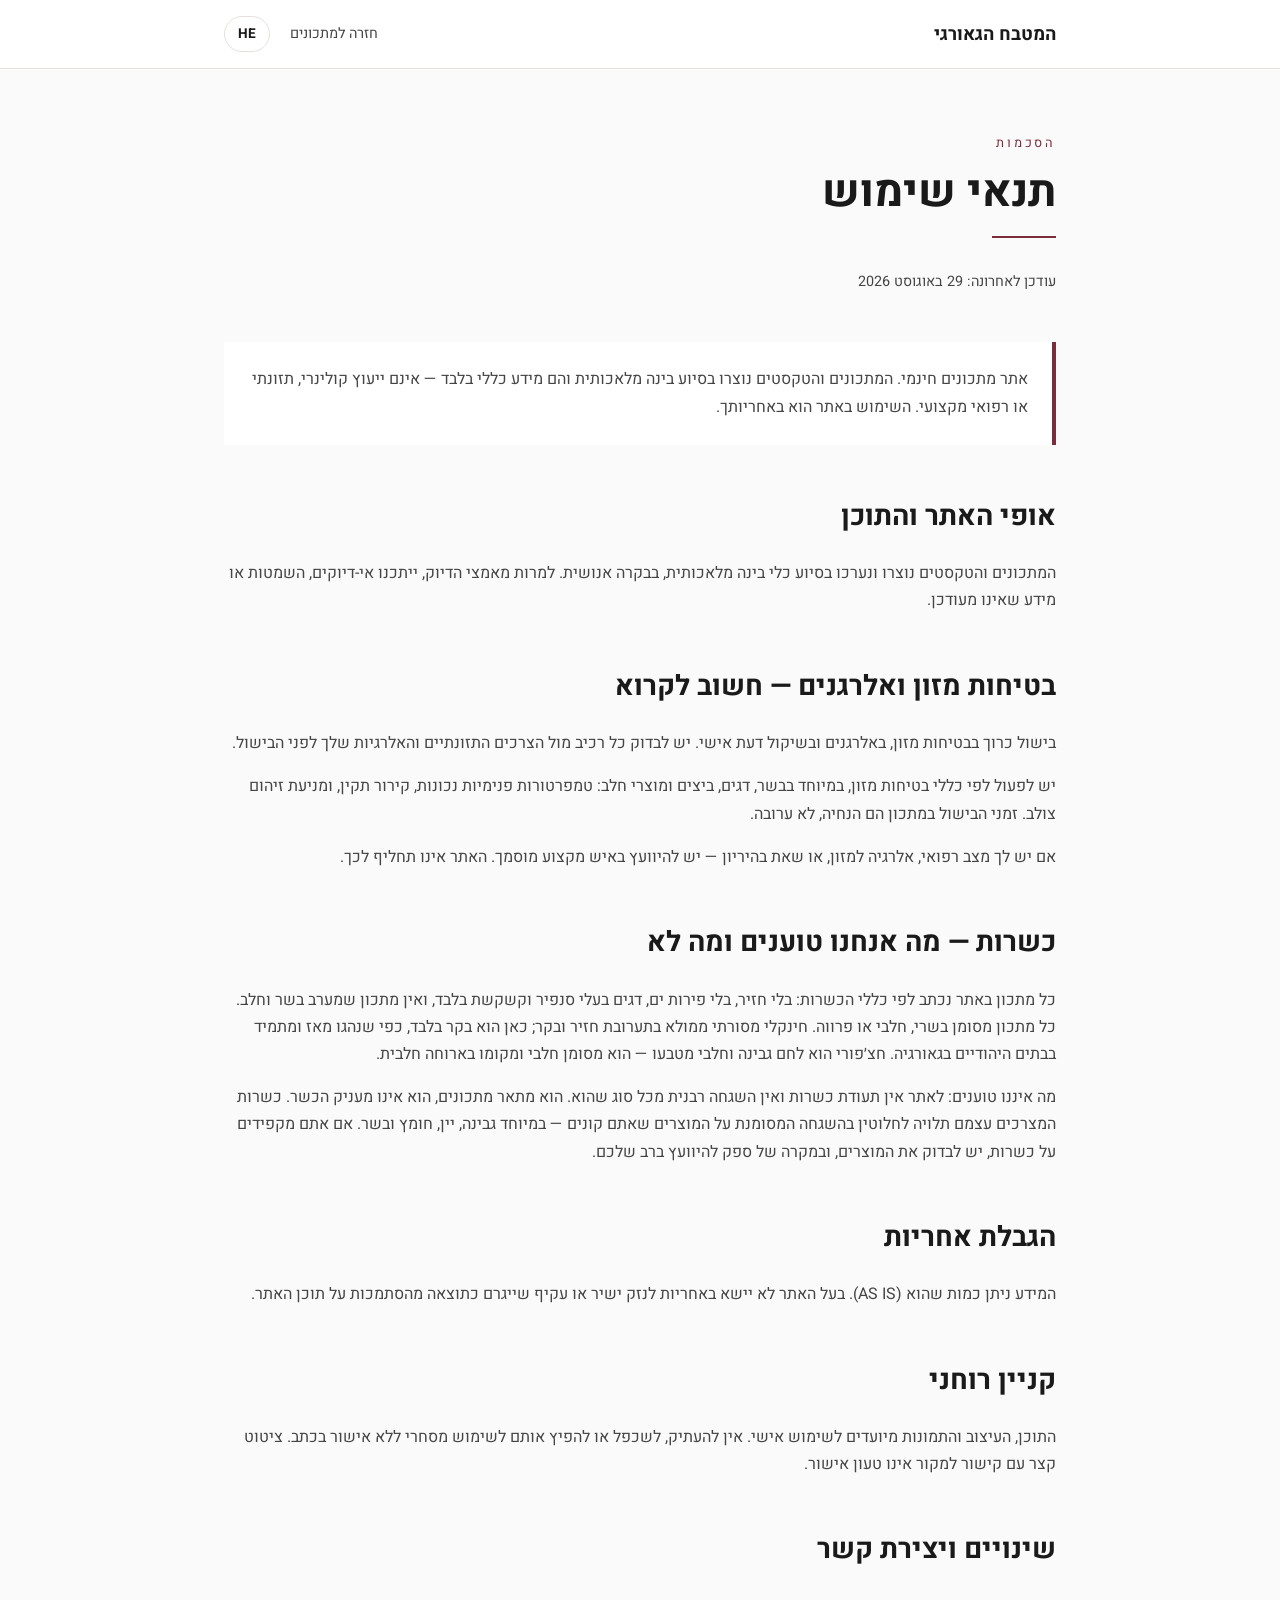
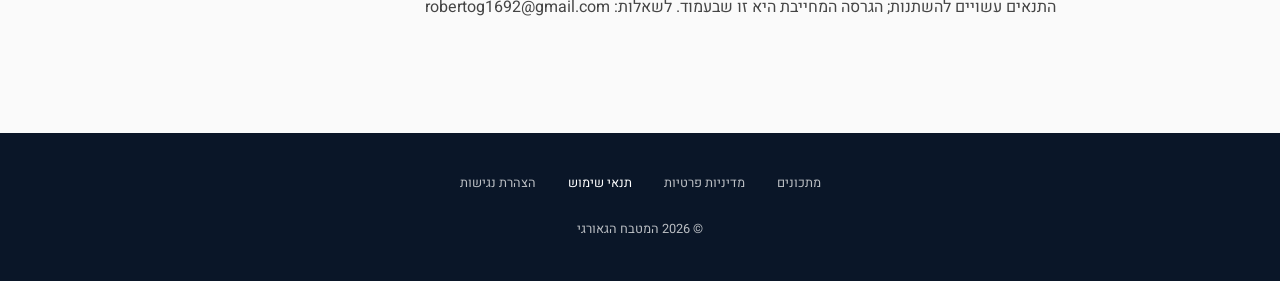
<file: terms.html>
<!DOCTYPE html>
<html lang="he" dir="rtl">
<head>
    <meta charset="UTF-8">
    <meta name="viewport" content="width=device-width, initial-scale=1.0">
    <title data-en="Terms of Use | Georgian Kitchen" data-he="תנאי שימוש | המטבח הגאורגי">תנאי שימוש | המטבח הגאורגי</title>
    <meta name="description" content="תנאי השימוש באתר, בטיחות מזון והגבלת אחריות.">
    <meta http-equiv="Content-Security-Policy" content="default-src 'self'; script-src 'self'; style-src 'self'; img-src 'self' data:; font-src 'self'; connect-src 'self'; base-uri 'self'; form-action 'self'">
    <meta name="referrer" content="strict-origin-when-cross-origin">
    <link rel="stylesheet" href="assets/fonts/fonts.css">
    <link rel="stylesheet" href="assets/css/policy.css">
</head>
<body class="p-body">

    <a href="#main" class="skip-link" data-en="Skip to main content" data-he="דלג לתוכן העיקרי">דלג לתוכן העיקרי</a>

    <nav class="p-nav" aria-label="ניווט">
        <div class="p-wrap p-nav-in">
            <a href="index.html" class="p-logo" data-en="Georgian Kitchen" data-he="המטבח הגאורגי">המטבח הגאורגי</a>
            <div class="p-navlinks">
                <a href="index.html" class="p-back" data-en="Back to recipes" data-he="חזרה למתכונים">חזרה למתכונים</a>
                <button id="langToggle" type="button" class="p-langbtn"><span id="langLabel">HE</span></button>
            </div>
        </div>
    </nav>

    <main id="main">
        <div class="p-wrap">
            <p class="p-eyebrow" data-en="Agreements" data-he="הסכמות">הסכמות</p>
            <h1 data-en="Terms of Use" data-he="תנאי שימוש">תנאי שימוש</h1>
            <div class="p-rule"></div>
            <p class="p-updated" data-en="Last updated: 29 August 2026" data-he="עודכן לאחרונה: 29 באוגוסט 2026">עודכן לאחרונה: 29 באוגוסט 2026</p>

        <div class="p-callout"><p data-en="A free recipe site. The recipes and texts were created with AI assistance and are general guidance only - not professional culinary, nutritional or medical advice. Use of the site is at your own responsibility." data-he="אתר מתכונים חינמי. המתכונים והטקסטים נוצרו בסיוע בינה מלאכותית והם מידע כללי בלבד — אינם ייעוץ קולינרי, תזונתי או רפואי מקצועי. השימוש באתר הוא באחריותך.">A free recipe site. The recipes and texts were created with AI assistance and are general guidance only - not professional culinary, nutritional or medical advice. Use of the site is at your own responsibility.</p></div>
        <section>
            <h2 data-en="The nature of the content" data-he="אופי האתר והתוכן">The nature of the content</h2>
            <p data-en="The recipes and texts were generated and edited with AI tools under human review. Despite efforts at accuracy, there may be errors, omissions or outdated information." data-he="המתכונים והטקסטים נוצרו ונערכו בסיוע כלי בינה מלאכותית, בבקרה אנושית. למרות מאמצי הדיוק, ייתכנו אי-דיוקים, השמטות או מידע שאינו מעודכן.">The recipes and texts were generated and edited with AI tools under human review. Despite efforts at accuracy, there may be errors, omissions or outdated information.</p>
        </section>
        <section>
            <h2 data-en="Food safety and allergens - please read" data-he="בטיחות מזון ואלרגנים — חשוב לקרוא">Food safety and allergens - please read</h2>
            <p data-en="Cooking involves food safety, allergens and personal judgement. Check every ingredient against your own dietary needs and allergies before cooking." data-he="בישול כרוך בבטיחות מזון, באלרגנים ובשיקול דעת אישי. יש לבדוק כל רכיב מול הצרכים התזונתיים והאלרגיות שלך לפני הבישול.">Cooking involves food safety, allergens and personal judgement. Check every ingredient against your own dietary needs and allergies before cooking.</p>
            <p data-en="Follow safe food-handling practice, especially with meat, fish, eggs and dairy: correct internal temperatures, proper refrigeration and no cross-contamination. Cooking times in a recipe are a guide, not a guarantee." data-he="יש לפעול לפי כללי בטיחות מזון, במיוחד בבשר, דגים, ביצים ומוצרי חלב: טמפרטורות פנימיות נכונות, קירור תקין, ומניעת זיהום צולב. זמני הבישול במתכון הם הנחיה, לא ערובה.">Follow safe food-handling practice, especially with meat, fish, eggs and dairy: correct internal temperatures, proper refrigeration and no cross-contamination. Cooking times in a recipe are a guide, not a guarantee.</p>
            <p data-en="If you have a medical condition, a food allergy, or you are pregnant, consult a qualified professional. This site is not a substitute for that." data-he="אם יש לך מצב רפואי, אלרגיה למזון, או שאת בהיריון — יש להיוועץ באיש מקצוע מוסמך. האתר אינו תחליף לכך.">If you have a medical condition, a food allergy, or you are pregnant, consult a qualified professional. This site is not a substitute for that.</p>
        </section>
        <section>
            <h2 data-en="Kashrut - what we claim and what we do not" data-he="כשרות — מה אנחנו טוענים ומה לא">Kashrut - what we claim and what we do not</h2>
            <p data-en="Every recipe on this site was written to kosher rules: no pork, no shellfish, only fish with fins and scales, and no recipe mixes meat with dairy. Each recipe is marked Meat, Dairy or Parve. Traditional khinkali are filled with a pork and beef mixture; the ones here are beef only, which is how Georgian Jewish households have always made them. Khachapuri is a cheese bread and is dairy by nature - it is listed as dairy and belongs at a dairy meal." data-he="כל מתכון באתר נכתב לפי כללי הכשרות: בלי חזיר, בלי פירות ים, דגים בעלי סנפיר וקשקשת בלבד, ואין מתכון שמערב בשר וחלב. כל מתכון מסומן בשרי, חלבי או פרווה. חינקלי מסורתי ממולא בתערובת חזיר ובקר; כאן הוא בקר בלבד, כפי שנהגו מאז ומתמיד בבתים היהודיים בגאורגיה. חצ׳פורי הוא לחם גבינה וחלבי מטבעו — הוא מסומן חלבי ומקומו בארוחה חלבית.">Every recipe on this site was written to kosher rules: no pork, no shellfish, only fish with fins and scales, and no recipe mixes meat with dairy. Each recipe is marked Meat, Dairy or Parve. Traditional khinkali are filled with a pork and beef mixture; the ones here are beef only, which is how Georgian Jewish households have always made them. Khachapuri is a cheese bread and is dairy by nature - it is listed as dairy and belongs at a dairy meal.</p>
            <p data-en="What we do not claim: this site carries no rabbinical certification and no kashrut supervision of any kind. It describes recipes; it does not grant a hechsher. The kashrut of the ingredients themselves depends entirely on the supervision marked on the products you buy - cheese, wine, vinegar and meat in particular. If you keep kosher strictly, check the products and, where it matters to you, ask your own rabbinical authority." data-he="מה איננו טוענים: לאתר אין תעודת כשרות ואין השגחה רבנית מכל סוג שהוא. הוא מתאר מתכונים, הוא אינו מעניק הכשר. כשרות המצרכים עצמם תלויה לחלוטין בהשגחה המסומנת על המוצרים שאתם קונים — במיוחד גבינה, יין, חומץ ובשר. אם אתם מקפידים על כשרות, יש לבדוק את המוצרים, ובמקרה של ספק להיוועץ ברב שלכם.">What we do not claim: this site carries no rabbinical certification and no kashrut supervision of any kind. It describes recipes; it does not grant a hechsher. The kashrut of the ingredients themselves depends entirely on the supervision marked on the products you buy - cheese, wine, vinegar and meat in particular. If you keep kosher strictly, check the products and, where it matters to you, ask your own rabbinical authority.</p>
        </section>
        <section>
            <h2 data-en="Limitation of liability" data-he="הגבלת אחריות">Limitation of liability</h2>
            <p data-en="The information is provided AS IS. The site owner accepts no liability for direct or indirect damage arising from reliance on the content." data-he="המידע ניתן כמות שהוא (AS IS). בעל האתר לא יישא באחריות לנזק ישיר או עקיף שייגרם כתוצאה מהסתמכות על תוכן האתר.">The information is provided AS IS. The site owner accepts no liability for direct or indirect damage arising from reliance on the content.</p>
        </section>
        <section>
            <h2 data-en="Intellectual property" data-he="קניין רוחני">Intellectual property</h2>
            <p data-en="The content, design and images are intended for personal use. Do not copy, reproduce or distribute them commercially without written permission. A short quotation with a link to the source needs no permission." data-he="התוכן, העיצוב והתמונות מיועדים לשימוש אישי. אין להעתיק, לשכפל או להפיץ אותם לשימוש מסחרי ללא אישור בכתב. ציטוט קצר עם קישור למקור אינו טעון אישור.">The content, design and images are intended for personal use. Do not copy, reproduce or distribute them commercially without written permission. A short quotation with a link to the source needs no permission.</p>
        </section>
        <section>
            <h2 data-en="Changes and contact" data-he="שינויים ויצירת קשר">Changes and contact</h2>
            <p data-en="These terms may change; the binding version is the one on this page. Questions: robertog1692@gmail.com" data-he="התנאים עשויים להשתנות; הגרסה המחייבת היא זו שבעמוד. לשאלות: robertog1692@gmail.com">These terms may change; the binding version is the one on this page. Questions: robertog1692@gmail.com</p>
        </section>

        </div>
    </main>

    <footer class="p-footer">
        <div class="p-wrap">
            <div class="p-footer-links">
                <a href="index.html" data-en="Recipes" data-he="מתכונים">מתכונים</a>
                <a href="privacy.html" data-en="Privacy Policy" data-he="מדיניות פרטיות">מדיניות פרטיות</a>
                <a href="terms.html" aria-current="page" data-en="Terms of Use" data-he="תנאי שימוש">תנאי שימוש</a>
                <a href="accessibility.html" data-en="Accessibility" data-he="הצהרת נגישות">הצהרת נגישות</a>
            </div>
            <p class="p-copy">&copy; 2026 המטבח הגאורגי</p>
        </div>
    </footer>

    <script src="assets/js/policy.js"></script>
</body>
</html>
</file>
<file: assets/fonts/fonts.css>
@font-face{font-family:'Heebo';font-style:normal;font-weight:300;font-display:swap;src:url('heebo-300-normal-hebrew.woff2') format('woff2');unicode-range:U+0307-0308, U+0590-05FF, U+200C-2010, U+20AA, U+25CC, U+FB1D-FB4F;}
@font-face{font-family:'Heebo';font-style:normal;font-weight:300;font-display:swap;src:url('heebo-300-normal-latin-ext.woff2') format('woff2');unicode-range:U+0100-02BA, U+02BD-02C5, U+02C7-02CC, U+02CE-02D7, U+02DD-02FF, U+0304, U+0308, U+0329, U+1D00-1DBF, U+1E00-1E9F, U+1EF2-1EFF, U+2020, U+20A0-20AB, U+20AD-20C0, U+2113, U+2C60-2C7F, U+A720-A7FF;}
@font-face{font-family:'Heebo';font-style:normal;font-weight:300;font-display:swap;src:url('heebo-300-normal-latin.woff2') format('woff2');unicode-range:U+0000-00FF, U+0131, U+0152-0153, U+02BB-02BC, U+02C6, U+02DA, U+02DC, U+0304, U+0308, U+0329, U+2000-206F, U+20AC, U+2122, U+2191, U+2193, U+2212, U+2215, U+FEFF, U+FFFD;}
@font-face{font-family:'Heebo';font-style:normal;font-weight:400;font-display:swap;src:url('heebo-400-normal-hebrew.woff2') format('woff2');unicode-range:U+0307-0308, U+0590-05FF, U+200C-2010, U+20AA, U+25CC, U+FB1D-FB4F;}
@font-face{font-family:'Heebo';font-style:normal;font-weight:400;font-display:swap;src:url('heebo-400-normal-latin-ext.woff2') format('woff2');unicode-range:U+0100-02BA, U+02BD-02C5, U+02C7-02CC, U+02CE-02D7, U+02DD-02FF, U+0304, U+0308, U+0329, U+1D00-1DBF, U+1E00-1E9F, U+1EF2-1EFF, U+2020, U+20A0-20AB, U+20AD-20C0, U+2113, U+2C60-2C7F, U+A720-A7FF;}
@font-face{font-family:'Heebo';font-style:normal;font-weight:400;font-display:swap;src:url('heebo-400-normal-latin.woff2') format('woff2');unicode-range:U+0000-00FF, U+0131, U+0152-0153, U+02BB-02BC, U+02C6, U+02DA, U+02DC, U+0304, U+0308, U+0329, U+2000-206F, U+20AC, U+2122, U+2191, U+2193, U+2212, U+2215, U+FEFF, U+FFFD;}
@font-face{font-family:'Heebo';font-style:normal;font-weight:500;font-display:swap;src:url('heebo-500-normal-hebrew.woff2') format('woff2');unicode-range:U+0307-0308, U+0590-05FF, U+200C-2010, U+20AA, U+25CC, U+FB1D-FB4F;}
@font-face{font-family:'Heebo';font-style:normal;font-weight:500;font-display:swap;src:url('heebo-500-normal-latin-ext.woff2') format('woff2');unicode-range:U+0100-02BA, U+02BD-02C5, U+02C7-02CC, U+02CE-02D7, U+02DD-02FF, U+0304, U+0308, U+0329, U+1D00-1DBF, U+1E00-1E9F, U+1EF2-1EFF, U+2020, U+20A0-20AB, U+20AD-20C0, U+2113, U+2C60-2C7F, U+A720-A7FF;}
@font-face{font-family:'Heebo';font-style:normal;font-weight:500;font-display:swap;src:url('heebo-500-normal-latin.woff2') format('woff2');unicode-range:U+0000-00FF, U+0131, U+0152-0153, U+02BB-02BC, U+02C6, U+02DA, U+02DC, U+0304, U+0308, U+0329, U+2000-206F, U+20AC, U+2122, U+2191, U+2193, U+2212, U+2215, U+FEFF, U+FFFD;}
@font-face{font-family:'Heebo';font-style:normal;font-weight:700;font-display:swap;src:url('heebo-700-normal-hebrew.woff2') format('woff2');unicode-range:U+0307-0308, U+0590-05FF, U+200C-2010, U+20AA, U+25CC, U+FB1D-FB4F;}
@font-face{font-family:'Heebo';font-style:normal;font-weight:700;font-display:swap;src:url('heebo-700-normal-latin-ext.woff2') format('woff2');unicode-range:U+0100-02BA, U+02BD-02C5, U+02C7-02CC, U+02CE-02D7, U+02DD-02FF, U+0304, U+0308, U+0329, U+1D00-1DBF, U+1E00-1E9F, U+1EF2-1EFF, U+2020, U+20A0-20AB, U+20AD-20C0, U+2113, U+2C60-2C7F, U+A720-A7FF;}
@font-face{font-family:'Heebo';font-style:normal;font-weight:700;font-display:swap;src:url('heebo-700-normal-latin.woff2') format('woff2');unicode-range:U+0000-00FF, U+0131, U+0152-0153, U+02BB-02BC, U+02C6, U+02DA, U+02DC, U+0304, U+0308, U+0329, U+2000-206F, U+20AC, U+2122, U+2191, U+2193, U+2212, U+2215, U+FEFF, U+FFFD;}
@font-face{font-family:'Inter';font-style:normal;font-weight:300;font-display:swap;src:url('inter-300-normal-latin-ext.woff2') format('woff2');unicode-range:U+0100-02BA, U+02BD-02C5, U+02C7-02CC, U+02CE-02D7, U+02DD-02FF, U+0304, U+0308, U+0329, U+1D00-1DBF, U+1E00-1E9F, U+1EF2-1EFF, U+2020, U+20A0-20AB, U+20AD-20C0, U+2113, U+2C60-2C7F, U+A720-A7FF;}
@font-face{font-family:'Inter';font-style:normal;font-weight:300;font-display:swap;src:url('inter-300-normal-latin.woff2') format('woff2');unicode-range:U+0000-00FF, U+0131, U+0152-0153, U+02BB-02BC, U+02C6, U+02DA, U+02DC, U+0304, U+0308, U+0329, U+2000-206F, U+20AC, U+2122, U+2191, U+2193, U+2212, U+2215, U+FEFF, U+FFFD;}
@font-face{font-family:'Inter';font-style:normal;font-weight:400;font-display:swap;src:url('inter-400-normal-latin-ext.woff2') format('woff2');unicode-range:U+0100-02BA, U+02BD-02C5, U+02C7-02CC, U+02CE-02D7, U+02DD-02FF, U+0304, U+0308, U+0329, U+1D00-1DBF, U+1E00-1E9F, U+1EF2-1EFF, U+2020, U+20A0-20AB, U+20AD-20C0, U+2113, U+2C60-2C7F, U+A720-A7FF;}
@font-face{font-family:'Inter';font-style:normal;font-weight:400;font-display:swap;src:url('inter-400-normal-latin.woff2') format('woff2');unicode-range:U+0000-00FF, U+0131, U+0152-0153, U+02BB-02BC, U+02C6, U+02DA, U+02DC, U+0304, U+0308, U+0329, U+2000-206F, U+20AC, U+2122, U+2191, U+2193, U+2212, U+2215, U+FEFF, U+FFFD;}
@font-face{font-family:'Inter';font-style:normal;font-weight:500;font-display:swap;src:url('inter-500-normal-latin-ext.woff2') format('woff2');unicode-range:U+0100-02BA, U+02BD-02C5, U+02C7-02CC, U+02CE-02D7, U+02DD-02FF, U+0304, U+0308, U+0329, U+1D00-1DBF, U+1E00-1E9F, U+1EF2-1EFF, U+2020, U+20A0-20AB, U+20AD-20C0, U+2113, U+2C60-2C7F, U+A720-A7FF;}
@font-face{font-family:'Inter';font-style:normal;font-weight:500;font-display:swap;src:url('inter-500-normal-latin.woff2') format('woff2');unicode-range:U+0000-00FF, U+0131, U+0152-0153, U+02BB-02BC, U+02C6, U+02DA, U+02DC, U+0304, U+0308, U+0329, U+2000-206F, U+20AC, U+2122, U+2191, U+2193, U+2212, U+2215, U+FEFF, U+FFFD;}
@font-face{font-family:'Inter';font-style:normal;font-weight:700;font-display:swap;src:url('inter-700-normal-latin-ext.woff2') format('woff2');unicode-range:U+0100-02BA, U+02BD-02C5, U+02C7-02CC, U+02CE-02D7, U+02DD-02FF, U+0304, U+0308, U+0329, U+1D00-1DBF, U+1E00-1E9F, U+1EF2-1EFF, U+2020, U+20A0-20AB, U+20AD-20C0, U+2113, U+2C60-2C7F, U+A720-A7FF;}
@font-face{font-family:'Inter';font-style:normal;font-weight:700;font-display:swap;src:url('inter-700-normal-latin.woff2') format('woff2');unicode-range:U+0000-00FF, U+0131, U+0152-0153, U+02BB-02BC, U+02C6, U+02DA, U+02DC, U+0304, U+0308, U+0329, U+2000-206F, U+20AC, U+2122, U+2191, U+2193, U+2212, U+2215, U+FEFF, U+FFFD;}
@font-face{font-family:'Playfair Display';font-style:normal;font-weight:600;font-display:swap;src:url('playfair-display-600-normal-latin-ext.woff2') format('woff2');unicode-range:U+0100-02BA, U+02BD-02C5, U+02C7-02CC, U+02CE-02D7, U+02DD-02FF, U+0304, U+0308, U+0329, U+1D00-1DBF, U+1E00-1E9F, U+1EF2-1EFF, U+2020, U+20A0-20AB, U+20AD-20C0, U+2113, U+2C60-2C7F, U+A720-A7FF;}
@font-face{font-family:'Playfair Display';font-style:normal;font-weight:600;font-display:swap;src:url('playfair-display-600-normal-latin.woff2') format('woff2');unicode-range:U+0000-00FF, U+0131, U+0152-0153, U+02BB-02BC, U+02C6, U+02DA, U+02DC, U+0304, U+0308, U+0329, U+2000-206F, U+20AC, U+2122, U+2191, U+2193, U+2212, U+2215, U+FEFF, U+FFFD;}
@font-face{font-family:'Playfair Display';font-style:normal;font-weight:700;font-display:swap;src:url('playfair-display-700-normal-latin-ext.woff2') format('woff2');unicode-range:U+0100-02BA, U+02BD-02C5, U+02C7-02CC, U+02CE-02D7, U+02DD-02FF, U+0304, U+0308, U+0329, U+1D00-1DBF, U+1E00-1E9F, U+1EF2-1EFF, U+2020, U+20A0-20AB, U+20AD-20C0, U+2113, U+2C60-2C7F, U+A720-A7FF;}
@font-face{font-family:'Playfair Display';font-style:normal;font-weight:700;font-display:swap;src:url('playfair-display-700-normal-latin.woff2') format('woff2');unicode-range:U+0000-00FF, U+0131, U+0152-0153, U+02BB-02BC, U+02C6, U+02DA, U+02DC, U+0304, U+0308, U+0329, U+2000-206F, U+20AC, U+2122, U+2191, U+2193, U+2212, U+2215, U+FEFF, U+FFFD;}
</file>
<file: css/style.css>
/* ======================================
   המטבח הגאורגי — Custom Styles
   ====================================== */

/* --- CSS Custom Properties --- */
:root {
    --ge-primary: #7B2D3B;
    --ge-primary-light: #E8A0AE;
    --ge-primary-dark: #4A1A24;
    --ge-cream: #FAFAFA;
    --ge-charcoal: #1A1A1A;
    --ge-navy: #0A1628;
    --ge-warm-gray: #F5F0EB;
    --ge-text-secondary: #6B7280;
    --ge-border: #E5E1DC;
}

/* --- Base --- */
body {
    -webkit-font-smoothing: antialiased;
    -moz-osx-font-smoothing: grayscale;
}

/* --- Glassmorphism --- */
.glass {
    background: rgba(255, 255, 255, 0.85);
    backdrop-filter: blur(16px);
    -webkit-backdrop-filter: blur(16px);
    border: 1px solid rgba(255, 255, 255, 0.2);
}

.glass-search {
    background: rgba(255, 255, 255, 0.1);
    backdrop-filter: blur(12px);
    -webkit-backdrop-filter: blur(12px);
    border: 1px solid rgba(255, 255, 255, 0.15);
}

.glass-search:focus-within {
    border-color: var(--ge-primary);
    box-shadow: 0 0 0 2px rgba(0, 0, 0, 0.1);
}

/* --- Header --- */
.header-glass {
    background: rgba(250, 250, 250, 0.9);
    backdrop-filter: blur(12px);
    -webkit-backdrop-filter: blur(12px);
    border-bottom: 1px solid var(--ge-border);
    box-shadow: 0 1px 3px rgba(0, 0, 0, 0.05);
}

/* The header is transparent over the hero photo until 50px of scroll, so the
   charcoal wordmark sat on whatever the photo happened to put behind it --
   measured 1.0-1.7:1 across the sites, against a 4.5:1 bar. White while the
   header is transparent; the .header-glass panel restores the charcoal. */
#app-header:not(.header-glass) #header-logo > span:last-child {
    color: #FFFFFF;
    text-shadow: 0 1px 3px rgba(0, 0, 0, 0.45);
}

/* --- Home Hero --- */
.home-hero {
    min-height: 50vh;
    background: url('../images/Georgian_Cuisine_Hero_Background.jpg') center / cover no-repeat;
}

.home-hero::after {
    content: '';
    position: absolute;
    inset: 0;
    background: linear-gradient(to bottom, rgba(10, 22, 40, 0.85) 0%, rgba(10, 22, 40, 0.85) 62%, rgba(10, 22, 40, 0.62) 100%);
}

/* NOTE: Once you add a hero image, update .home-hero to:
   background: url('../images/Georgian_Cuisine_Hero_Background.jpg') center / cover no-repeat;
*/

/* --- Card Lift Effect --- */
.card-lift {
    transition: transform 0.4s cubic-bezier(0.22, 1, 0.36, 1),
                box-shadow 0.4s cubic-bezier(0.22, 1, 0.36, 1);
}

.card-lift:hover {
    transform: translateY(-6px);
    box-shadow: 0 20px 40px rgba(0, 0, 0, 0.08),
                0 8px 16px rgba(0, 0, 0, 0.04);
}

/* --- Recipe Card --- */
.recipe-card {
    border: 1px solid var(--ge-border);
    border-radius: 12px;
    overflow: hidden;
    background: white;
    cursor: pointer;
}

.recipe-card-image-wrapper {
    aspect-ratio: 16 / 9;
    background: linear-gradient(135deg, var(--ge-warm-gray) 0%, #e8e4df 100%);
    position: relative;
    overflow: hidden;
}

.recipe-card-image {
    aspect-ratio: 16 / 9;
    object-fit: cover;
    width: 100%;
    transition: transform 0.6s ease-out, opacity 0.4s ease;
    opacity: 0;
}

.recipe-card-image.loaded { opacity: 1; }

.img-placeholder {
    position: absolute;
    inset: 0;
    display: flex;
    align-items: center;
    justify-content: center;
    color: var(--ge-primary);
    opacity: 0.3;
    font-size: 2.5rem;
}

.recipe-card:hover .recipe-card-image { transform: scale(1.05); }

/* --- Difficulty Badges --- */
/* Contrast verified against WCAG 2.1 AA — see governance/README.md */
.badge-easy { background-color: #dcfce7; color: #0F7D38; }   /* 4.77:1 */
.badge-medium { background-color: #fef3c7; color: #9C5501; } /* 5.08:1 */
.badge-hard { background-color: #fee2e2; color: #C12020; }   /* 4.92:1 */

/* --- Kashrut Badges --- */
/* Carries an icon so it never reads as a second difficulty badge beside it. */
.kosher-badge {
    display: inline-flex;
    align-items: center;
    gap: 0.3rem;
    padding: 0.125rem 0.5rem;
    border-radius: 9999px;
    font-size: 0.75rem;
    font-weight: 500;
    white-space: nowrap;
}

.badge-meat { background-color: #FBEAE7; color: #9A3412; }   /* 6.27:1 */
.badge-dairy { background-color: #E6F1FB; color: #1E5A96; }  /* 6.20:1 */
.badge-parve { background-color: #EDF5EE; color: #2F6B3F; }  /* 5.73:1 */

/* --- Category Pills --- */
.category-pill {
    white-space: nowrap;
    padding: 0.5rem 1rem;
    border-radius: 9999px;
    font-size: 0.875rem;
    font-weight: 500;
    border: 1px solid var(--ge-border);
    background: white;
    color: var(--ge-charcoal);
    cursor: pointer;
    transition: all 0.2s ease;
    display: flex;
    align-items: center;
    gap: 0.375rem;
}

.category-pill:hover {
    border-color: var(--ge-primary);
    color: var(--ge-primary);
}

.category-pill.active {
    background: var(--ge-primary);
    color: white;
    border-color: var(--ge-primary);
}

/* --- Recipe Detail Hero --- */
.recipe-hero {
    position: relative;
    min-height: 50vh;
    background-size: cover;
    background-position: center;
    display: flex;
    align-items: flex-end;
}

.recipe-hero::after {
    content: '';
    position: absolute;
    inset: 0;
    background: linear-gradient(to top, rgba(10, 22, 40, 0.85) 0%, rgba(10, 22, 40, 0.3) 50%, transparent 100%);
}

@media (min-width: 1024px) {
    .recipe-hero { min-height: 40vh; }
}

/* --- Step Number Circle --- */
.step-number {
    width: 32px;
    height: 32px;
    min-width: 32px;
    border-radius: 50%;
    background: var(--ge-primary);
    color: white;
    display: flex;
    align-items: center;
    justify-content: center;
    font-weight: 700;
    font-size: 0.875rem;
}

/* --- Meta Item --- */
.meta-item {
    display: flex;
    flex-direction: column;
    align-items: center;
    gap: 0.25rem;
    padding: 0 1rem;
}

/* Five items (kashrut included) need to stay on one line on a phone. */
@media (max-width: 480px) {
    .meta-item { padding: 0 0.5rem; font-size: 0.8125rem; }
}

.meta-item:not(:last-child) {
    border-left: 1px solid var(--ge-border);
}

/* --- Ingredient Row --- */
.ingredient-row {
    display: flex;
    align-items: center;
    gap: 0.75rem;
    padding: 0.5rem 0;
    border-bottom: 1px solid rgba(229, 225, 220, 0.5);
    line-height: 1.75;
}

.ingredient-row:last-child { border-bottom: none; }

/* --- Loading Spinner --- */
.spinner {
    width: 40px;
    height: 40px;
    border: 3px solid var(--ge-border);
    border-top-color: var(--ge-primary);
    border-radius: 50%;
    animation: spin 0.8s linear infinite;
    margin: 0 auto;
}

@keyframes spin { to { transform: rotate(360deg); } }

/* --- View Transition --- */
.view-fade-in { animation: fadeIn 0.3s ease forwards; }

@keyframes fadeIn {
    from { opacity: 0; transform: translateY(8px); }
    to { opacity: 1; transform: translateY(0); }
}

/* --- Scrollbar Hide --- */
.scrollbar-hide { -ms-overflow-style: none; scrollbar-width: none; }
.scrollbar-hide::-webkit-scrollbar { display: none; }

/* --- Tag Pill --- */
.tag-pill {
    display: inline-flex;
    align-items: center;
    gap: 0.25rem;
    padding: 0.25rem 0.75rem;
    border-radius: 9999px;
    background: var(--ge-warm-gray);
    color: var(--ge-text-secondary);
    font-size: 0.8125rem;
}

/* --- Text Clamp --- */
.line-clamp-2 {
    display: -webkit-box;
    -webkit-line-clamp: 2;
    -webkit-box-orient: vertical;
    overflow: hidden;
}

/* --- WhatsApp Share Button --- */
.whatsapp-share-btn {
    display: flex;
    align-items: center;
    justify-content: center;
    gap: 0.5rem;
    width: 100%;
    padding: 0.875rem 1.5rem;
    margin-bottom: 2rem;
    border-radius: 12px;
    background: #25D366;
    color: white;
    font-weight: 600;
    font-size: 0.9375rem;
    text-decoration: none;
    transition: background-color 0.2s ease;
}

.whatsapp-share-btn:hover { background: #1DA851; }
.whatsapp-share-btn i { font-size: 1.25rem; }

/* --- Language-Specific Fonts --- */
html[lang="he"] body {
    font-family: 'Heebo', sans-serif;
}

html[lang="en"] body {
    font-family: 'Inter', sans-serif;
}

html[lang="en"] .font-playfair {
    font-family: 'Playfair Display', serif;
}

/* --- Language Switcher --- */
.language-switcher {
    display: flex;
    gap: 0;
    border: 2px solid var(--ge-primary);
    border-radius: 8px;
    overflow: hidden;
    background: white;
}

.lang-btn {
    padding: 6px 14px;
    font-size: 0.8125rem;
    font-weight: 700;
    color: var(--ge-primary);
    background: transparent;
    border: none;
    cursor: pointer;
    transition: all 0.2s ease;
    letter-spacing: 0.5px;
}

.lang-btn:hover {
    background: rgba(196, 30, 58, 0.1);
}

.lang-btn.active {
    background: var(--ge-primary);
    color: white;
}

.lang-btn:not(:last-child) {
    border-right: 1px solid rgba(196, 30, 58, 0.3);
}

/* --- RTL/LTR Gold Border --- */
html[dir="rtl"] .gold-border-right {
    border-right: 3px solid var(--ge-primary);
    border-left: none;
}

html[dir="ltr"] .gold-border-right {
    border-left: 3px solid var(--ge-primary);
    border-right: none;
}

/* For backward compatibility */
.primary-border-right {
    border-right: 3px solid var(--ge-primary);
}

html[dir="ltr"] .primary-border-right {
    border-left: 3px solid var(--ge-primary);
    border-right: none;
}

/* --- RTL/LTR Meta Item Borders --- */
html[dir="rtl"] .meta-item:not(:last-child) {
    border-left: 1px solid var(--ge-border);
    border-right: none;
}

html[dir="ltr"] .meta-item:not(:last-child) {
    border-right: 1px solid var(--ge-border);
    border-left: none;
}

/* --- Responsive adjustments for language switcher --- */
@media (max-width: 640px) {
    .lang-btn {
        padding: 5px 10px;
        font-size: 0.75rem;
    }
}


/* ============================================================
   Accessibility additions (29.08.2026) - compliance package
   ============================================================ */

/* Skip to main content: off-screen until it receives keyboard focus.
   inset-inline-start keeps it correct in both RTL (Hebrew) and LTR. */
.skip-link {
    position: absolute;
    top: -100px;
    inset-inline-start: 1rem;
    z-index: 200;
    background: #7B2D3B;
    color: #fff;
    padding: 0.75rem 1.5rem;
    font-weight: 600;
    border-radius: 0.25rem;
    text-decoration: none;
    transition: top 0.2s ease-in-out;
}
.skip-link:focus { top: 1rem; }

a:focus-visible, button:focus-visible, [tabindex]:focus-visible {
    outline: 3px solid #7B2D3B;
    outline-offset: 3px;
    border-radius: 2px;
}
@supports not selector(:focus-visible) {
    a:focus, button:focus { outline: 3px solid #7B2D3B; outline-offset: 3px; }
}

@media (prefers-reduced-motion: reduce) {
    *, *::before, *::after {
        animation-duration: 0.01ms !important;
        animation-iteration-count: 1 !important;
        transition-duration: 0.01ms !important;
        scroll-behavior: auto !important;
    }
}

/* Visually hidden but announced by screen readers - keeps the heading
   hierarchy valid without changing the visual design. */
.sr-only-heading {
    position: absolute; width: 1px; height: 1px;
    padding: 0; margin: -1px; overflow: hidden;
    clip: rect(0,0,0,0); white-space: nowrap; border: 0;
}
</file>
<file: assets/css/policy.css>
:root {
    --accent: #7B2D3B;
    --accent-text: #7B2D3B;
    --ink: #1A1A1A;
    --ink-soft: #454545;
    --paper: #FAFAFA;
    --card: #FFFFFF;
    --rule: #E5E1DC;
    --footer: #0A1628;
}

.p-wrap { max-width: 52rem; margin: 0 auto; padding: 0 1.5rem; }
.p-body { background: var(--paper); color: var(--ink); margin: 0;
          font-family: 'Heebo', system-ui, -apple-system, sans-serif; line-height: 1.7; }

.p-nav { background: var(--card); border-bottom: 1px solid var(--rule); }
.p-nav-in { display: flex; align-items: center; justify-content: space-between;
            padding-top: 1rem; padding-bottom: 1rem; }
.p-logo { font-weight: 700; font-size: 1.15rem; color: var(--ink); text-decoration: none; }
.p-navlinks { display: flex; align-items: center; gap: 1.25rem; }
.p-back { color: var(--ink-soft); text-decoration: none; font-size: .9rem; }
.p-back:hover { color: var(--accent-text); }

.p-langbtn { display: inline-flex; align-items: center; gap: .4rem;
             padding: .35rem .8rem; border: 1px solid var(--rule); border-radius: 999px;
             background: var(--card); color: var(--ink); font: inherit; font-size: .85rem;
             font-weight: 600; cursor: pointer; }
.p-langbtn:hover { border-color: var(--accent); }

main { display: block; padding: 4rem 0; }
.p-eyebrow { color: var(--accent-text); font-size: .8rem; letter-spacing: .22em;
             text-transform: uppercase; margin: 0 0 .75rem; }
h1 { font-size: clamp(2rem, 5vw, 2.75rem); margin: 0 0 1rem; line-height: 1.2; }
.p-rule { width: 4rem; height: 2px; background: var(--accent); margin-bottom: 2rem; }
.p-updated { color: var(--ink-soft); font-size: .9rem; margin-bottom: 3rem; }

.p-callout { background: var(--card); border-inline-start: 4px solid var(--accent);
             padding: 1.5rem; margin-bottom: 3rem; }
.p-callout p { margin: 0; }

section { margin-bottom: 3rem; }
h2 { font-size: clamp(1.35rem, 3.2vw, 1.75rem); margin: 0 0 1.25rem; }
h3 { font-size: 1.1rem; margin: 2rem 0 .75rem; }
p { color: var(--ink-soft); margin: 0 0 1rem; }

ul.p-list { list-style: none; padding: 0; margin: 0 0 3rem; }
ul.p-list li { display: flex; gap: .75rem; color: var(--ink-soft); margin-bottom: .75rem; }
ul.p-list li::before { content: "\2022"; color: var(--accent-text); font-weight: 700; }

a { color: var(--accent-text); }
.p-note { border-top: 1px solid var(--rule); padding-top: 2rem;
          color: var(--ink-soft); font-size: .8rem; }

.p-footer { background: var(--footer); color: #fff; padding: 2.5rem 0; text-align: center; }
.p-footer-links { display: flex; flex-wrap: wrap; justify-content: center;
                  gap: .5rem 2rem; margin-bottom: 1.5rem; }
.p-footer a { color: rgba(255,255,255,.72); text-decoration: none; font-size: .8rem; }
.p-footer a:hover, .p-footer a[aria-current] { color: #fff; }
.p-copy { color: rgba(255,255,255,.72); font-size: .8rem; margin: 0; }

/* Keyboard access */
.skip-link { position: absolute; top: -100px; inset-inline-start: 1rem; z-index: 100;
             background: var(--accent); color: #fff; padding: .75rem 1.5rem;
             font-weight: 600; border-radius: .25rem; text-decoration: none;
             transition: top .2s ease-in-out; }
.skip-link:focus { top: 1rem; }
a:focus-visible, button:focus-visible { outline: 3px solid var(--accent);
                                        outline-offset: 3px; border-radius: 2px; }

@media (prefers-reduced-motion: reduce) {
    *, *::before, *::after { animation-duration: .01ms !important;
        transition-duration: .01ms !important; scroll-behavior: auto !important; }
}
</file>
